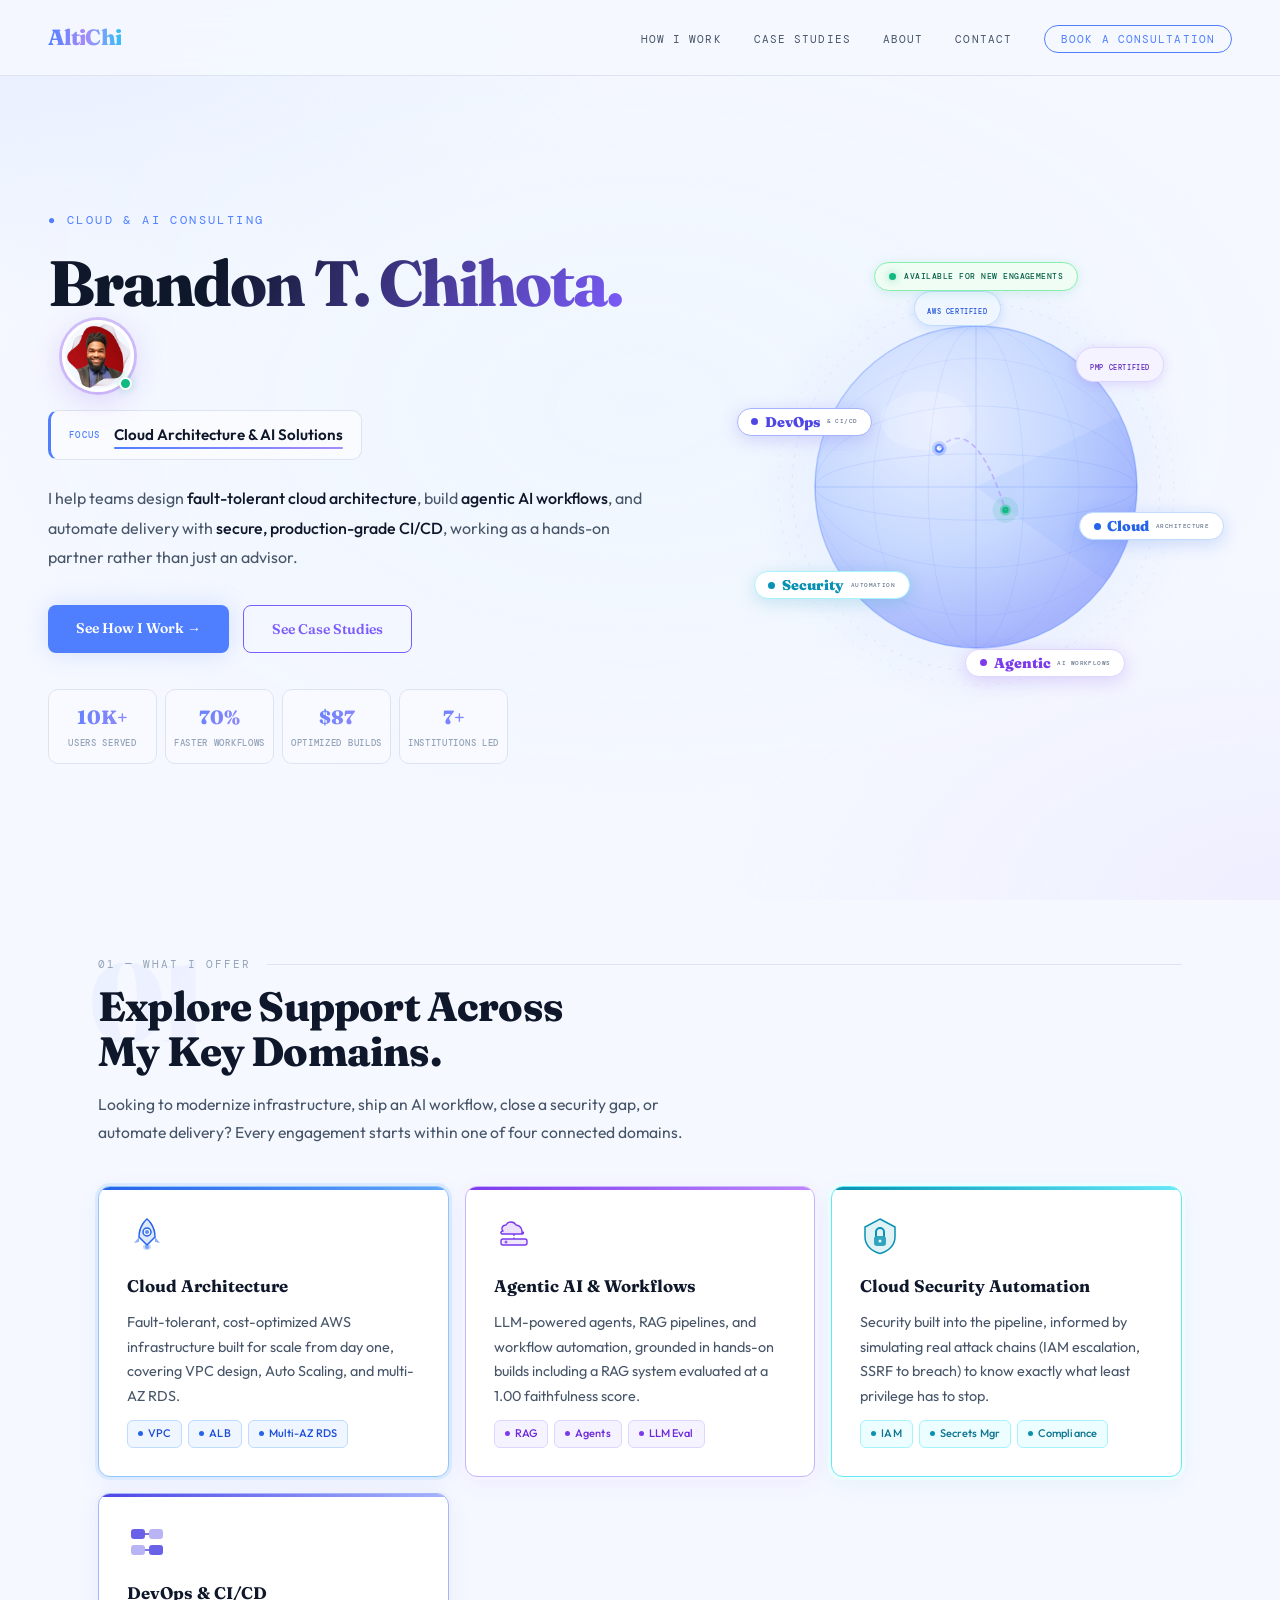
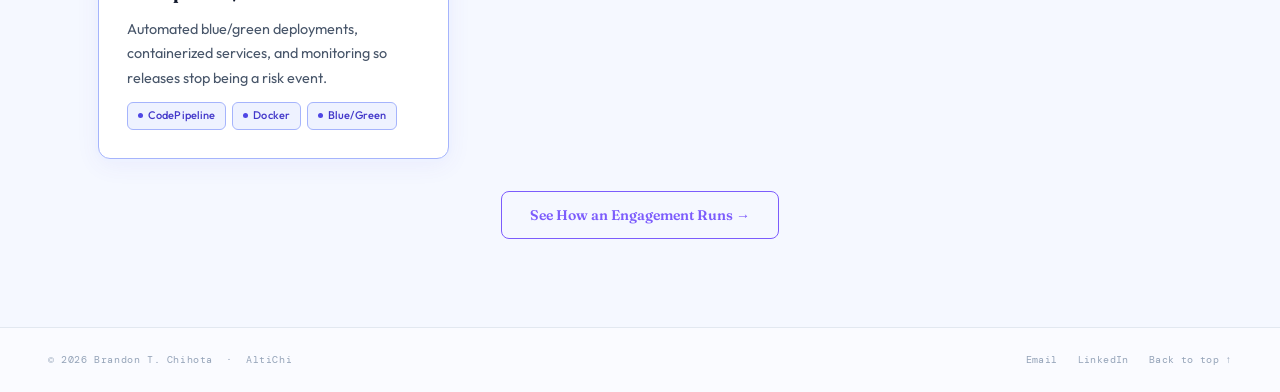
<file: index.html>
<!DOCTYPE html>
<html lang="en">
<head>
  <meta charset="UTF-8" />
  <meta name="viewport" content="width=device-width, initial-scale=1.0"/>
  <title>AltiChi — Brandon T. Chihota | Cloud, AI & DevOps Consulting</title>

  <!-- ── SEO ── -->
  <meta name="description" content="Brandon T. Chihota is a Cloud Architecture, Agentic AI, Cloud Security Automation, and DevOps consultant based in Toronto. PMP, SAFe Agilist, and AWS certified, with real-world case studies across enterprise SaaS, regulated industries, and applied AI."/>
  <meta name="keywords" content="Brandon Chihota, Cloud Consultant, AI Consultant, AWS Consultant, DevOps Consultant, Cloud Security, Agentic AI, Toronto, AltiChi, Enterprise Cloud Architecture"/>
  <meta name="author" content="Brandon T. Chihota"/>
  <meta name="robots" content="index, follow"/>
  <link rel="canonical" href="https://altichi.com/"/>

  <!-- ── OPEN GRAPH (LinkedIn, Facebook, Slack previews) ── -->
  <meta property="og:type" content="website"/>
  <meta property="og:url" content="https://altichi.com/"/>
  <meta property="og:title" content="AltiChi — Brandon T. Chihota | Cloud, AI & DevOps Consulting"/>
  <meta property="og:description" content="Cloud Architecture, Agentic AI, Cloud Security Automation, and DevOps consulting based in Toronto. PMP and AWS certified."/>
  <meta property="og:image" content="https://altichi.com/assets/headshot.png"/>
  <meta property="og:site_name" content="AltiChi"/>
  <meta property="og:locale" content="en_CA"/>

  <!-- ── TWITTER / X CARD ── -->
  <meta name="twitter:card" content="summary_large_image"/>
  <meta name="twitter:url" content="https://altichi.com/"/>
  <meta name="twitter:title" content="AltiChi — Brandon T. Chihota | Cloud, AI & DevOps Consulting"/>
  <meta name="twitter:description" content="Cloud Architecture, Agentic AI, Cloud Security Automation, and DevOps consulting based in Toronto."/>
  <meta name="twitter:image" content="https://altichi.com/assets/headshot.png"/>

  <!-- ── SCHEMA.ORG STRUCTURED DATA (Google rich results) ── -->
  <script type="application/ld+json">
  {
    "@context": "https://schema.org",
    "@type": "ProfessionalService",
    "name": "AltiChi",
    "url": "https://altichi.com",
    "founder": {
      "@type": "Person",
      "name": "Brandon T. Chihota",
      "jobTitle": "Cloud, AI & DevOps Consultant",
      "email": "brandontc.bc@gmail.com",
      "sameAs": ["https://www.linkedin.com/in/brandon-t-chihota"],
      "hasCredential": [
        { "@type": "EducationalOccupationalCredential", "name": "PMP", "credentialCategory": "certification" },
        { "@type": "EducationalOccupationalCredential", "name": "SAFe Agilist", "credentialCategory": "certification" },
        { "@type": "EducationalOccupationalCredential", "name": "AWS", "credentialCategory": "certification" }
      ]
    },
    "address": {
      "@type": "PostalAddress",
      "addressLocality": "Toronto",
      "addressRegion": "ON",
      "addressCountry": "CA"
    },
    "areaServed": "CA",
    "serviceType": ["Cloud Architecture", "Agentic AI Consulting", "Cloud Security Automation", "DevOps & CI/CD"]
  }
  </script>

  <!-- ── FAVICON ── -->
  <link rel="icon" type="image/x-icon" href="/assets/favicon.ico"/>
  <link rel="icon" href="data:image/svg+xml,<svg xmlns='http://www.w3.org/2000/svg' viewBox='0 0 100 100'><text y='.9em' font-size='90'>&#9889;</text></svg>"/>
  <link rel="apple-touch-icon" href="/assets/apple-touch-icon.png"/>

  <link rel="preconnect" href="https://fonts.googleapis.com"/>
  <link rel="preconnect" href="https://fonts.gstatic.com" crossorigin/>
  <link href="https://fonts.googleapis.com/css2?family=Fraunces:opsz,wght@9..144,300..900&family=DM+Mono:wght@300;400;500&family=Outfit:wght@300;400;500;600&display=swap" rel="stylesheet"/>
  <link rel="stylesheet" href="/assets/styles.css?v=2"/>
</head>
<body>

<div id="nav-placeholder"></div>

<main>
<div class="hero">
  <div class="hero-left">
    <div class="hero-eyebrow">● Cloud &amp; AI Consulting</div>
    <div class="hero-name"><span class="l1">Brandon T. Chihota.</span><span class="hero-photo-inline"><img src="[data-uri]" alt="Brandon T. Chihota" style="width:72px;height:72px;border-radius:50%;object-fit:cover;object-position:center top;border:3px solid white;box-shadow:0 0 0 3px #7C3AED44,0 8px 32px rgba(124,58,237,0.2);display:block;"><span class="hero-photo-dot"></span></span></div>
    <div class="hero-subtitle">
      <span class="hero-subtitle-prefix">Focus</span>
      <span class="hero-subtitle-val spec-highlight" id="spec-cycle">Cloud Architecture &amp; AI Solutions</span>
    </div>
    <p class="hero-bio">I help teams design <strong>fault-tolerant cloud architecture</strong>, build <strong>agentic AI workflows</strong>, and automate delivery with <strong>secure, production-grade CI/CD</strong>, working as a hands-on partner rather than just an advisor.</p>
    <div class="hero-btns">
      <a class="btn btn-primary" href="/services.html">See How I Work →</a>
      <a class="btn btn-ghost" href="/case-studies.html">See Case Studies</a>
    </div>
    <div class="hero-tech-grid">
      <div class="hero-tech-stat"><div class="hero-tech-val">10K+</div><div class="hero-tech-label">Users Served</div></div>
      <div class="hero-tech-stat"><div class="hero-tech-val">70%</div><div class="hero-tech-label">Faster Workflows</div></div>
      <div class="hero-tech-stat"><div class="hero-tech-val">$87</div><div class="hero-tech-label">Optimized Builds</div></div>
      <div class="hero-tech-stat"><div class="hero-tech-val">7+</div><div class="hero-tech-label">Institutions Led</div></div>
    </div>
  </div>

  <!-- REAL GLOBE + ORBIT VISUAL, copied from your actual hero-right -->
  <div class="hero-right" style="width:100%;height:100%;display:flex;align-items:center;justify-content:center;">
    <div id="globe-wrap" style="position:relative;width:100%;aspect-ratio:1/1;max-width:460px;">
      <svg viewBox="0 0 500 500" fill="none" xmlns="http://www.w3.org/2000/svg" style="position:absolute;inset:0;width:100%;height:100%;">
        <defs>
          <radialGradient id="gBall" cx="37%" cy="30%" r="72%">
            <stop offset="0%" stop-color="#E8EEFF"/><stop offset="55%" stop-color="#C7D9FF"/><stop offset="100%" stop-color="#A5B4FC"/>
          </radialGradient>
          <radialGradient id="gHalo" cx="50%" cy="50%" r="50%">
            <stop offset="0%" stop-color="#4F7FFF" stop-opacity=".16"/><stop offset="70%" stop-color="#4F7FFF" stop-opacity=".04"/><stop offset="100%" stop-color="#4F7FFF" stop-opacity="0"/>
          </radialGradient>
          <clipPath id="gClip"><circle cx="250" cy="250" r="175"/></clipPath>
        </defs>
        <circle cx="250" cy="250" r="245" fill="url(#gHalo)"/>
        <circle cx="250" cy="250" r="200" stroke="#4F7FFF" stroke-width=".7" stroke-dasharray="4 7" stroke-opacity=".18" fill="none"/>
        <circle cx="250" cy="250" r="215" stroke="#7C3AED" stroke-width=".6" stroke-dasharray="3 9" stroke-opacity=".12" fill="none"/>
        <circle cx="250" cy="250" r="175" fill="url(#gBall)" stroke="#4F7FFF" stroke-width="1.5" stroke-opacity=".35"/>
        <ellipse cx="250" cy="250" rx="175" ry="36" fill="none" stroke="#4F7FFF" stroke-width=".7" stroke-opacity=".22"/>
        <ellipse cx="250" cy="250" rx="175" ry="88" fill="none" stroke="#4F7FFF" stroke-width=".7" stroke-opacity=".18"/>
        <ellipse cx="250" cy="250" rx="175" ry="140" fill="none" stroke="#4F7FFF" stroke-width=".7" stroke-opacity=".13"/>
        <ellipse cx="250" cy="250" rx="52" ry="175" fill="none" stroke="#4F7FFF" stroke-width=".7" stroke-opacity=".18"/>
        <ellipse cx="250" cy="250" rx="112" ry="175" fill="none" stroke="#4F7FFF" stroke-width=".7" stroke-opacity=".13"/>
        <line x1="75" y1="250" x2="425" y2="250" stroke="#4F7FFF" stroke-width=".9" stroke-opacity=".28"/>
        <line x1="250" y1="75" x2="250" y2="425" stroke="#4F7FFF" stroke-width=".9" stroke-opacity=".28"/>
        <g clip-path="url(#gClip)" id="globe-sweep" style="transform-origin:250px 250px;">
          <path d="M250 250 L425 250 A175 175 0 0 0 332 95 Z" fill="#4F7FFF" fill-opacity=".07"/>
        </g>
        <circle cx="210" cy="208" r="20" fill="#4F7FFF" fill-opacity=".1" id="pin-ring"/>
        <circle cx="210" cy="208" r="8" fill="#4F7FFF" fill-opacity=".3"/>
        <circle cx="210" cy="208" r="5" fill="#4F7FFF"/>
        <circle cx="210" cy="208" r="2.5" fill="white"/>
        <circle cx="282" cy="275" r="14" fill="#10B981" fill-opacity=".12"/>
        <circle cx="282" cy="275" r="6" fill="#10B981" fill-opacity=".4"/>
        <circle cx="282" cy="275" r="3.5" fill="#10B981"/>
        <path d="M210 208 Q248 168 282 275" stroke="#A78BFA" stroke-width="1.8" stroke-dasharray="6 4" fill="none" opacity=".55"/>
        <ellipse cx="196" cy="178" rx="50" ry="32" fill="white" opacity=".16"/>
      </svg>

      <div style="position:absolute;top:1%;left:50%;transform:translateX(-50%);display:inline-flex;align-items:center;gap:8px;padding:7px 14px;background:#F0FDF4;border:1px solid #86EFAC;border-radius:999px;white-space:nowrap;z-index:10;box-shadow:0 2px 12px rgba(16,185,129,.15);">
        <div style="width:7px;height:7px;border-radius:50%;background:#10B981;box-shadow:0 0 8px #10B98188;"></div>
        <span style="font-family:var(--font-mono);font-size:clamp(8px,.6vw,10px);font-weight:500;color:#065F46;letter-spacing:.06em;text-transform:uppercase;">Available for New Engagements</span>
      </div>
      <div class="orb-pill" data-speed="0.38" data-offset="0" data-radius-factor="0.39" style="background:white;border:1.5px solid #BFDBFE;border-radius:100px;padding:.4em .9em;box-shadow:0 4px 18px rgba(37,99,235,.2);white-space:nowrap;display:flex;align-items:center;gap:.45em;position:absolute;pointer-events:none;">
        <div style="width:7px;height:7px;background:#2563EB;border-radius:50%;flex-shrink:0;"></div>
        <span style="font-family:var(--font-display);font-size:clamp(.72rem,1.1vw,1rem);font-weight:900;color:#2563EB;line-height:1;">Cloud</span>
        <span style="font-family:var(--font-mono);font-size:clamp(6px,.5vw,9px);color:#64748B;font-weight:500;text-transform:uppercase;letter-spacing:.07em;">Architecture</span>
      </div>
      <div class="orb-pill" data-speed="0.26" data-offset="60" data-radius-factor="0.41" style="background:white;border:1.5px solid #DDD6FE;border-radius:100px;padding:.4em .9em;box-shadow:0 4px 18px rgba(124,58,237,.2);white-space:nowrap;display:flex;align-items:center;gap:.45em;position:absolute;pointer-events:none;">
        <div style="width:7px;height:7px;background:#7C3AED;border-radius:50%;flex-shrink:0;"></div>
        <span style="font-family:var(--font-display);font-size:clamp(.72rem,1.1vw,1rem);font-weight:900;color:#7C3AED;line-height:1;">Agentic</span>
        <span style="font-family:var(--font-mono);font-size:clamp(6px,.5vw,9px);color:#64748B;font-weight:500;text-transform:uppercase;letter-spacing:.07em;">AI Workflows</span>
      </div>
      <div class="orb-pill" data-speed="0.48" data-offset="130" data-radius-factor="0.38" style="background:white;border:1.5px solid #A5F3FC;border-radius:100px;padding:.4em .9em;box-shadow:0 4px 18px rgba(8,145,178,.2);white-space:nowrap;display:flex;align-items:center;gap:.45em;position:absolute;pointer-events:none;">
        <div style="width:7px;height:7px;background:#0891B2;border-radius:50%;flex-shrink:0;"></div>
        <span style="font-family:var(--font-display);font-size:clamp(.72rem,1.1vw,1rem);font-weight:900;color:#0891B2;line-height:1;">Security</span>
        <span style="font-family:var(--font-mono);font-size:clamp(6px,.5vw,9px);color:#64748B;font-weight:500;text-transform:uppercase;letter-spacing:.07em;">Automation</span>
      </div>
      <div class="orb-pill" data-speed="0.33" data-offset="190" data-radius-factor="0.4" style="background:white;border:1.5px solid #A5B4FC;border-radius:100px;padding:.4em .9em;box-shadow:0 4px 18px rgba(79,70,229,.2);white-space:nowrap;display:flex;align-items:center;gap:.45em;position:absolute;pointer-events:none;">
        <div style="width:7px;height:7px;background:#4F46E5;border-radius:50%;flex-shrink:0;"></div>
        <span style="font-family:var(--font-display);font-size:clamp(.72rem,1.1vw,1rem);font-weight:900;color:#4F46E5;line-height:1;">DevOps</span>
        <span style="font-family:var(--font-mono);font-size:clamp(6px,.5vw,9px);color:#64748B;font-weight:500;text-transform:uppercase;letter-spacing:.07em;">&amp; CI/CD</span>
      </div>
      <div class="orb-pill" data-speed="0.42" data-offset="250" data-radius-factor="0.39" style="background:#EFF6FF;border:1.5px solid #BFDBFE;border-radius:100px;padding:.32em .85em;box-shadow:0 2px 12px rgba(37,99,235,.16);white-space:nowrap;position:absolute;pointer-events:none;">
        <span style="font-family:var(--font-mono);font-size:clamp(7px,.58vw,10px);font-weight:500;color:#1D4ED8;letter-spacing:.08em;">AWS CERTIFIED</span>
      </div>
      <div class="orb-pill" data-speed="0.29" data-offset="310" data-radius-factor="0.41" style="background:#F5F3FF;border:1.5px solid #DDD6FE;border-radius:100px;padding:.32em .85em;box-shadow:0 2px 12px rgba(124,58,237,.16);white-space:nowrap;position:absolute;pointer-events:none;">
        <span style="font-family:var(--font-mono);font-size:clamp(7px,.58vw,10px);font-weight:500;color:#5B21B6;letter-spacing:.08em;">PMP CERTIFIED</span>
      </div>
    </div>
  </div>
</div>

<div class="content-section">
  <div class="section-header">
    <div class="section-stamp">01</div>
    <div class="section-label">01 — What I Offer</div>
    <h2 class="section-heading">Explore Support Across<br>My Key Domains.</h2>
    <p style="color:var(--text-secondary); font-size:.98rem; max-width:60ch; margin-top:16px; line-height:1.8;">Looking to modernize infrastructure, ship an AI workflow, close a security gap, or automate delivery? Every engagement starts within one of four connected domains.</p>
  </div>
  <div class="skills-grid">
    <div class="skill-card blue">
      <svg class="skill-icon" width="40" height="40" viewBox="0 0 40 40" fill="none"><path d="M20 4 C20 4 28 10 28 22 L20 30 L12 22 C12 10 20 4 20 4Z" fill="#2563EB" fill-opacity="0.15" stroke="#2563EB" stroke-width="1.5"/><circle cx="20" cy="17" r="4" stroke="#2563EB" stroke-width="1.5" fill="white" fill-opacity="0.5"/><circle cx="20" cy="17" r="2" fill="#2563EB" opacity="0.7"/><path d="M12 22 L7 28 L12 27Z" fill="#2563EB" opacity="0.5"/><path d="M28 22 L33 28 L28 27Z" fill="#2563EB" opacity="0.5"/><ellipse cx="20" cy="32" rx="4" ry="3" fill="#2563EB" opacity="0.25"/><ellipse cx="20" cy="32" rx="2" ry="2" fill="#3B82F6" opacity="0.6"/></svg>
      <div class="skill-title">Cloud Architecture</div>
      <div class="skill-desc">Fault-tolerant, cost-optimized AWS infrastructure built for scale from day one, covering VPC design, Auto Scaling, and multi-AZ RDS.</div>
      <div class="skill-tags"><span class="tag tag-blue">VPC</span><span class="tag tag-blue">ALB</span><span class="tag tag-blue">Multi-AZ RDS</span></div>
    </div>
    <div class="skill-card violet">
      <svg class="skill-icon" width="40" height="40" viewBox="0 0 40 40" fill="none"><path d="M28 18 C28 18 29 11 22 10 C20 6 14 6 12 10 C8 10 7 14 9 16 C7 16 6 18 8 19 L28 19 C30 19 30 16 28 18Z" fill="#7C3AED" fill-opacity="0.15" stroke="#7C3AED" stroke-width="1.4" stroke-linejoin="round"/><line x1="20" y1="19" x2="20" y2="24" stroke="#7C3AED" stroke-width="1.3" stroke-dasharray="2 1.5"/><rect x="7" y="24" width="26" height="6" rx="2" fill="#7C3AED" fill-opacity="0.12" stroke="#7C3AED" stroke-width="1.4"/><circle cx="12" cy="27" r="1.5" fill="#7C3AED" opacity="0.8"/></svg>
      <div class="skill-title">Agentic AI &amp; Workflows</div>
      <div class="skill-desc">LLM-powered agents, RAG pipelines, and workflow automation, grounded in hands-on builds including a RAG system evaluated at a 1.00 faithfulness score.</div>
      <div class="skill-tags"><span class="tag tag-violet">RAG</span><span class="tag tag-violet">Agents</span><span class="tag tag-violet">LLM Eval</span></div>
    </div>
    <div class="skill-card cyan">
      <svg class="skill-icon" width="40" height="40" viewBox="0 0 40 40" fill="none"><path d="M20 4 L35 12 V22 C35 30 28.5 36.5 20 38.5 C11.5 36.5 5 30 5 22 V12 Z" fill="#0891B2" fill-opacity="0.12" stroke="#0891B2" stroke-width="1.5"/><rect x="14" y="21" width="12" height="10" rx="3" fill="#0891B2" opacity="0.8"/><path d="M16 21 V17 A4 4 0 0 1 24 17 V21" stroke="#0891B2" stroke-width="2" fill="none" stroke-linecap="round"/><circle cx="20" cy="26" r="1.5" fill="white" opacity="0.9"/></svg>
      <div class="skill-title">Cloud Security Automation</div>
      <div class="skill-desc">Security built into the pipeline, informed by simulating real attack chains (IAM escalation, SSRF to breach) to know exactly what least privilege has to stop.</div>
      <div class="skill-tags"><span class="tag tag-cyan">IAM</span><span class="tag tag-cyan">Secrets Mgr</span><span class="tag tag-cyan">Compliance</span></div>
    </div>
    <div class="skill-card indigo">
      <svg class="skill-icon" width="40" height="40" viewBox="0 0 40 40" fill="none"><rect x="4" y="7" width="14" height="10" rx="3" fill="#4F46E5" opacity="0.85"/><rect x="22" y="7" width="14" height="10" rx="3" fill="#4F46E5" opacity="0.4"/><rect x="4" y="23" width="14" height="10" rx="3" fill="#4F46E5" opacity="0.4"/><rect x="22" y="23" width="14" height="10" rx="3" fill="#4F46E5" opacity="0.85"/><line x1="18" y1="12" x2="22" y2="12" stroke="#4F46E5" stroke-width="1.5"/><line x1="18" y1="28" x2="22" y2="28" stroke="#4F46E5" stroke-width="1.5"/></svg>
      <div class="skill-title">DevOps &amp; CI/CD</div>
      <div class="skill-desc">Automated blue/green deployments, containerized services, and monitoring so releases stop being a risk event.</div>
      <div class="skill-tags"><span class="tag tag-indigo">CodePipeline</span><span class="tag tag-indigo">Docker</span><span class="tag tag-indigo">Blue/Green</span></div>
    </div>
  </div>
  <div style="text-align:center; margin-top:32px;">
    <a class="btn btn-ghost" href="/services.html">See How an Engagement Runs →</a>
  </div>
</div>


</main>

<div id="footer-placeholder"></div>

<div id="ac-modal-overlay" onclick="acCloseModal()" style="display:none;position:fixed;inset:0;background:rgba(15,23,42,0.55);backdrop-filter:blur(6px);z-index:99999;align-items:center;justify-content:center;padding:24px;">
  <div id="ac-modal-box" onclick="event.stopPropagation()" style="background:#fff;border-radius:16px;padding:32px 28px 28px;max-width:440px;width:100%;box-shadow:0 24px 64px rgba(0,0,0,0.18);position:relative;max-height:82vh;overflow-y:auto;">
    <button onclick="acCloseModal()" style="position:absolute;top:14px;right:14px;width:32px;height:32px;border-radius:50%;background:#F1F5F9;border:none;font-size:16px;cursor:pointer;color:#64748B;display:flex;align-items:center;justify-content:center;" onmouseover="this.style.background='#E2E8F0'" onmouseout="this.style.background='#F1F5F9'">&#x2715;</button>
    <div id="ac-modal-content"></div>
  </div>
</div>

<script src="/assets/main.js?v=2"></script>
</body>
</html>
</file>
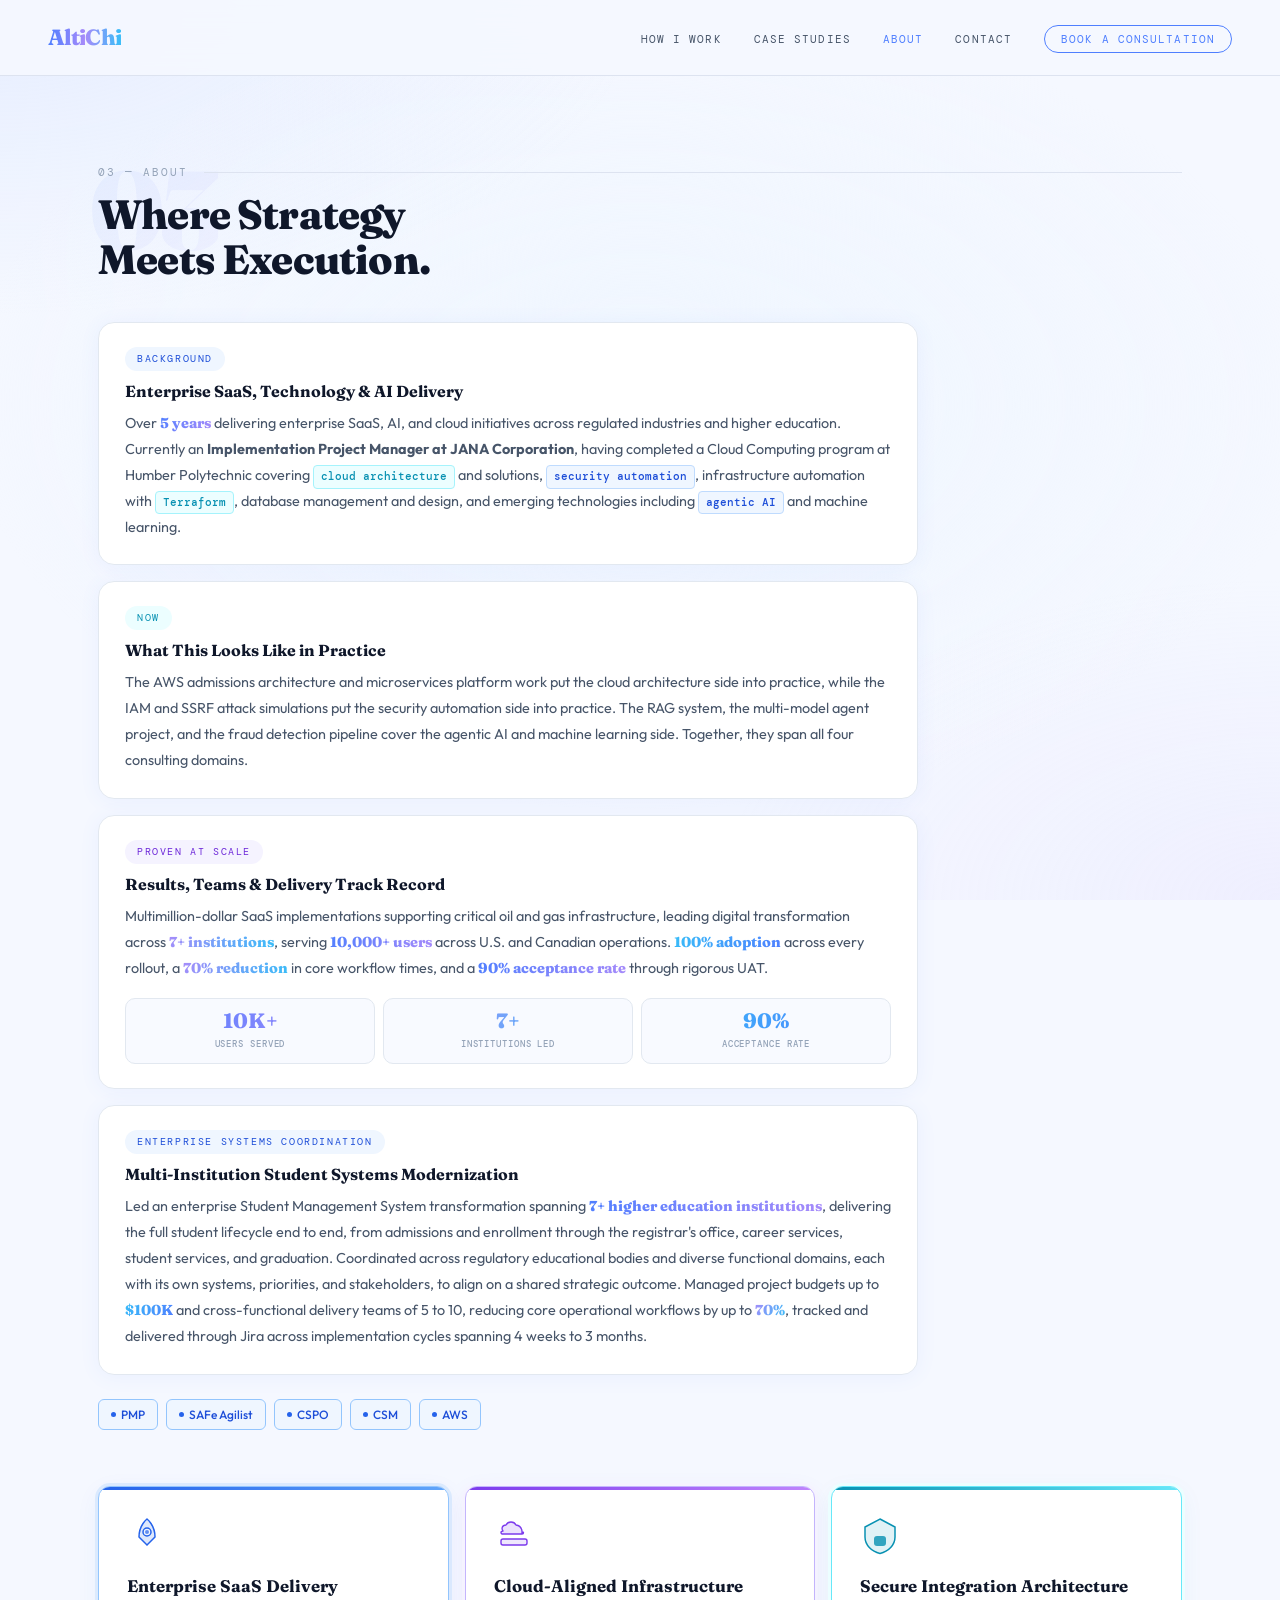
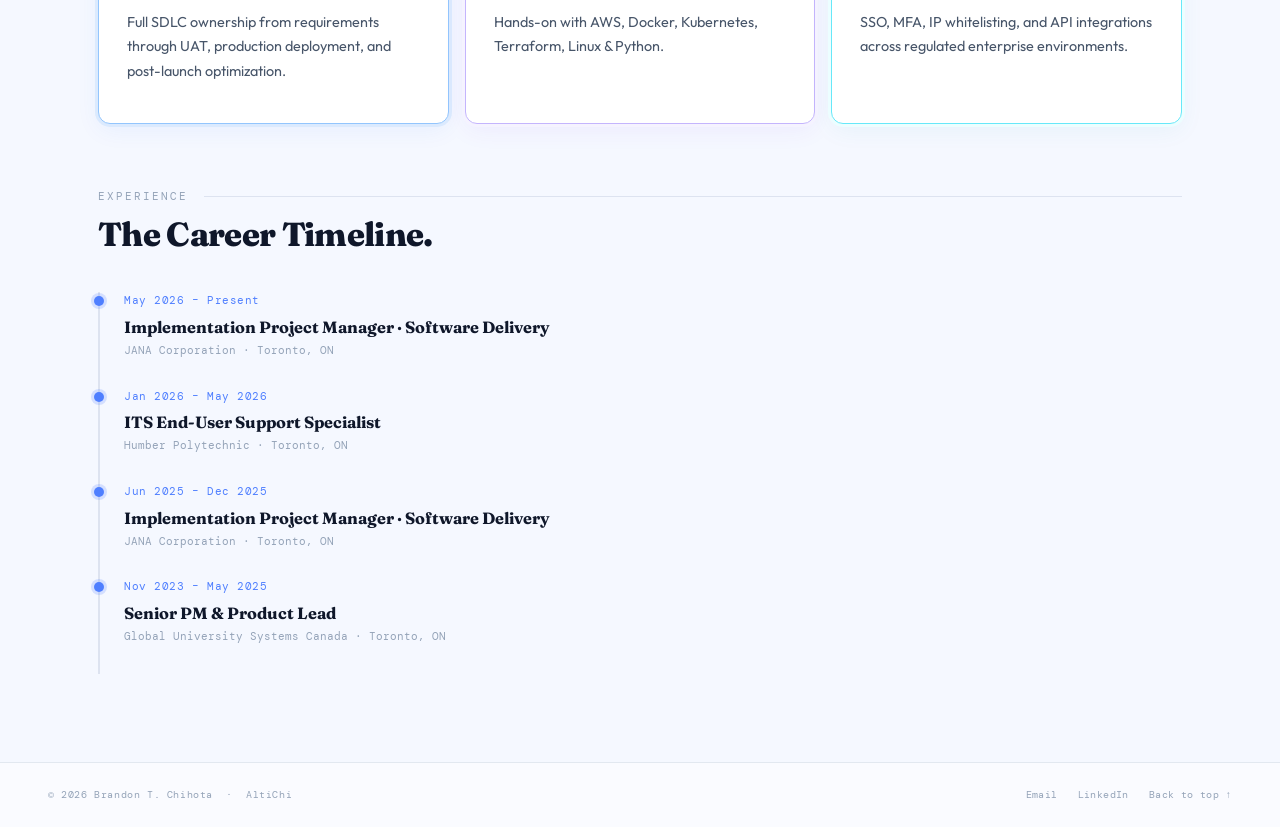
<file: about.html>
<!DOCTYPE html>
<html lang="en">
<head>
  <meta charset="UTF-8" />
  <meta name="viewport" content="width=device-width, initial-scale=1.0"/>
  <title>About — AltiChi | Brandon T. Chihota</title>
  <meta name="description" content="Brandon T. Chihota is a Cloud Architecture, Agentic AI, and DevOps consultant based in Toronto. PMP, SAFe Agilist, and AWS certified."/>
  <meta name="author" content="Brandon T. Chihota"/>
  <meta name="robots" content="index, follow"/>
  <link rel="canonical" href="https://altichi.com/about.html"/>
  <meta property="og:type" content="website"/>
  <meta property="og:url" content="https://altichi.com/about.html"/>
  <meta property="og:title" content="About — AltiChi | Brandon T. Chihota"/>
  <meta property="og:description" content="Brandon T. Chihota is a Cloud Architecture, Agentic AI, and DevOps consultant based in Toronto. PMP, SAFe Agilist, and AWS certified."/>
  <meta property="og:image" content="https://altichi.com/assets/headshot.png"/>
  <meta property="og:site_name" content="AltiChi"/>
  <meta property="og:locale" content="en_CA"/>
  <meta name="twitter:card" content="summary_large_image"/>
  <meta name="twitter:url" content="https://altichi.com/about.html"/>
  <meta name="twitter:title" content="About — AltiChi | Brandon T. Chihota"/>
  <meta name="twitter:description" content="Brandon T. Chihota is a Cloud Architecture, Agentic AI, and DevOps consultant based in Toronto. PMP, SAFe Agilist, and AWS certified."/>
  <meta name="twitter:image" content="https://altichi.com/assets/headshot.png"/>
  <link rel="icon" type="image/x-icon" href="/assets/favicon.ico"/>
  <link rel="icon" href="data:image/svg+xml,<svg xmlns='http://www.w3.org/2000/svg' viewBox='0 0 100 100'><text y='.9em' font-size='90'>&#9889;</text></svg>"/>
  <link rel="apple-touch-icon" href="/assets/apple-touch-icon.png"/>
  <link rel="preconnect" href="https://fonts.googleapis.com"/>
  <link rel="preconnect" href="https://fonts.gstatic.com" crossorigin/>
  <link href="https://fonts.googleapis.com/css2?family=Fraunces:opsz,wght@9..144,300..900&family=DM+Mono:wght@300;400;500&family=Outfit:wght@300;400;500;600&display=swap" rel="stylesheet"/>
  <link rel="stylesheet" href="/assets/styles.css?v=2"/>
</head>
<body>

<div id="nav-placeholder"></div>

<main>
  <div class="content-section">
    <div class="section-header">
      <div class="section-stamp">03</div>
      <div class="section-label">03 — About</div>
      <h2 class="section-heading">Where Strategy<br>Meets Execution.</h2>
    </div>
    <div class="hero-bio-card" style="max-width:820px;">
      <div class="bio-blog-card">
        <span class="bio-blog-cat" style="background:#EFF6FF;color:#1D4ED8;">Background</span>
        <div class="bio-blog-title">Enterprise SaaS, Technology &amp; AI Delivery</div>
        <div class="bio-blog-body">
          <p>Over <span class="bio-stat">5 years</span> delivering enterprise SaaS, AI, and cloud initiatives across regulated industries and higher education. Currently an <strong>Implementation Project Manager at JANA Corporation</strong>, having completed a Cloud Computing program at Humber Polytechnic covering <span class="bio-tech bio-tech-blue">cloud architecture</span> and solutions, <span class="bio-tech">security automation</span>, infrastructure automation with <span class="bio-tech bio-tech-blue">Terraform</span>, database management and design, and emerging technologies including <span class="bio-tech">agentic AI</span> and machine learning.</p>
        </div>
      </div>
      <div class="bio-blog-card">
        <span class="bio-blog-cat" style="background:#ECFEFF;color:#0891B2;">Now</span>
        <div class="bio-blog-title">What This Looks Like in Practice</div>
        <div class="bio-blog-body">
          <p>The AWS admissions architecture and microservices platform work put the cloud architecture side into practice, while the IAM and SSRF attack simulations put the security automation side into practice. The RAG system, the multi-model agent project, and the fraud detection pipeline cover the agentic AI and machine learning side. Together, they span all four consulting domains.</p>
        </div>
      </div>
      <div class="bio-blog-card">
        <span class="bio-blog-cat" style="background:#F5F3FF;color:#6D28D9;">Proven at Scale</span>
        <div class="bio-blog-title">Results, Teams &amp; Delivery Track Record</div>
        <div class="bio-blog-body">
          <p>Multimillion-dollar SaaS implementations supporting critical oil and gas infrastructure, leading digital transformation across <span class="bio-stat-violet">7+ institutions</span>, serving <span class="bio-stat">10,000+ users</span> across U.S. and Canadian operations. <span class="bio-stat-cyan">100% adoption</span> across every rollout, a <span class="bio-stat-violet">70% reduction</span> in core workflow times, and a <span class="bio-stat">90% acceptance rate</span> through rigorous UAT.</p>
        </div>
        <div class="bio-tech-grid">
          <div class="bio-tech-stat"><div class="bio-tech-stat-val" style="background:linear-gradient(120deg,var(--primary),var(--accent-soft));-webkit-background-clip:text;-webkit-text-fill-color:transparent;background-clip:text;">10K+</div><div class="bio-tech-stat-label">Users Served</div></div>
          <div class="bio-tech-stat"><div class="bio-tech-stat-val" style="background:linear-gradient(120deg,var(--accent-soft),var(--highlight));-webkit-background-clip:text;-webkit-text-fill-color:transparent;background-clip:text;">7+</div><div class="bio-tech-stat-label">Institutions Led</div></div>
          <div class="bio-tech-stat"><div class="bio-tech-stat-val" style="background:linear-gradient(120deg,var(--highlight),var(--primary));-webkit-background-clip:text;-webkit-text-fill-color:transparent;background-clip:text;">90%</div><div class="bio-tech-stat-label">Acceptance Rate</div></div>
        </div>
      </div>
      <div class="bio-blog-card">
        <span class="bio-blog-cat" style="background:#EFF6FF;color:#1D4ED8;">Enterprise Systems Coordination</span>
        <div class="bio-blog-title">Multi-Institution Student Systems Modernization</div>
        <div class="bio-blog-body">
          <p>Led an enterprise Student Management System transformation spanning <span class="bio-stat">7+ higher education institutions</span>, delivering the full student lifecycle end to end, from admissions and enrollment through the registrar's office, career services, student services, and graduation. Coordinated across regulatory educational bodies and diverse functional domains, each with its own systems, priorities, and stakeholders, to align on a shared strategic outcome. Managed project budgets up to <span class="bio-stat-cyan">$100K</span> and cross-functional delivery teams of 5 to 10, reducing core operational workflows by up to <span class="bio-stat-violet">70%</span>, tracked and delivered through Jira across implementation cycles spanning 4 weeks to 3 months.</p>
        </div>
      </div>
      <div class="cert-row" style="margin-top:8px;">
        <span class="cert-badge">PMP</span><span class="cert-badge">SAFe Agilist</span><span class="cert-badge">CSPO</span><span class="cert-badge">CSM</span><span class="cert-badge">AWS</span>
      </div>
    </div>

    <div class="skills-grid" style="margin-top:48px;">
      <div class="skill-card blue">
        <svg class="skill-icon" width="40" height="40" viewBox="0 0 40 40" fill="none"><path d="M20 4 C20 4 28 10 28 22 L20 30 L12 22 C12 10 20 4 20 4Z" fill="#2563EB" fill-opacity="0.15" stroke="#2563EB" stroke-width="1.5"/><circle cx="20" cy="17" r="4" stroke="#2563EB" stroke-width="1.5" fill="white" fill-opacity="0.5"/><circle cx="20" cy="17" r="2" fill="#2563EB" opacity="0.7"/></svg>
        <div class="skill-title">Enterprise SaaS Delivery</div>
        <div class="skill-desc">Full SDLC ownership from requirements through UAT, production deployment, and post-launch optimization.</div>
      </div>
      <div class="skill-card violet">
        <svg class="skill-icon" width="40" height="40" viewBox="0 0 40 40" fill="none"><path d="M28 18 C28 18 29 11 22 10 C20 6 14 6 12 10 C8 10 7 14 9 16 C7 16 6 18 8 19 L28 19 C30 19 30 16 28 18Z" fill="#7C3AED" fill-opacity="0.15" stroke="#7C3AED" stroke-width="1.4" stroke-linejoin="round"/><rect x="7" y="24" width="26" height="6" rx="2" fill="#7C3AED" fill-opacity="0.12" stroke="#7C3AED" stroke-width="1.4"/></svg>
        <div class="skill-title">Cloud-Aligned Infrastructure</div>
        <div class="skill-desc">Hands-on with AWS, Docker, Kubernetes, Terraform, Linux &amp; Python.</div>
      </div>
      <div class="skill-card cyan">
        <svg class="skill-icon" width="40" height="40" viewBox="0 0 40 40" fill="none"><path d="M20 4 L35 12 V22 C35 30 28.5 36.5 20 38.5 C11.5 36.5 5 30 5 22 V12 Z" fill="#0891B2" fill-opacity="0.12" stroke="#0891B2" stroke-width="1.5"/><rect x="14" y="21" width="12" height="10" rx="3" fill="#0891B2" opacity="0.8"/></svg>
        <div class="skill-title">Secure Integration Architecture</div>
        <div class="skill-desc">SSO, MFA, IP whitelisting, and API integrations across regulated enterprise environments.</div>
      </div>
    </div>
    <div class="section-header" style="margin-top:64px;">
      <div class="section-label">Experience</div>
      <h2 class="section-heading" style="font-size:clamp(1.6rem,2.6vw,2.2rem);">The Career Timeline.</h2>
    </div>
    <div class="timeline-mini">
      <div class="tl-item">
        <div class="tl-date">May 2026 – Present</div>
        <div class="tl-role">Implementation Project Manager · Software Delivery</div>
        <div class="tl-org">JANA Corporation · Toronto, ON</div>
      </div>
      <div class="tl-item">
        <div class="tl-date">Jan 2026 – May 2026</div>
        <div class="tl-role">ITS End-User Support Specialist</div>
        <div class="tl-org">Humber Polytechnic · Toronto, ON</div>
      </div>
      <div class="tl-item">
        <div class="tl-date">Jun 2025 – Dec 2025</div>
        <div class="tl-role">Implementation Project Manager · Software Delivery</div>
        <div class="tl-org">JANA Corporation · Toronto, ON</div>
      </div>
      <div class="tl-item">
        <div class="tl-date">Nov 2023 – May 2025</div>
        <div class="tl-role">Senior PM &amp; Product Lead</div>
        <div class="tl-org">Global University Systems Canada · Toronto, ON</div>
      </div>
    </div>
  </div>

</main>

<div id="footer-placeholder"></div>

<div id="ac-modal-overlay" onclick="acCloseModal()" style="display:none;position:fixed;inset:0;background:rgba(15,23,42,0.55);backdrop-filter:blur(6px);z-index:99999;align-items:center;justify-content:center;padding:24px;">
  <div id="ac-modal-box" onclick="event.stopPropagation()" style="background:#fff;border-radius:16px;padding:32px 28px 28px;max-width:440px;width:100%;box-shadow:0 24px 64px rgba(0,0,0,0.18);position:relative;max-height:82vh;overflow-y:auto;">
    <button onclick="acCloseModal()" style="position:absolute;top:14px;right:14px;width:32px;height:32px;border-radius:50%;background:#F1F5F9;border:none;font-size:16px;cursor:pointer;color:#64748B;display:flex;align-items:center;justify-content:center;" onmouseover="this.style.background='#E2E8F0'" onmouseout="this.style.background='#F1F5F9'">&#x2715;</button>
    <div id="ac-modal-content"></div>
  </div>
</div>

<script src="/assets/main.js?v=2"></script>
</body>
</html>
</file>
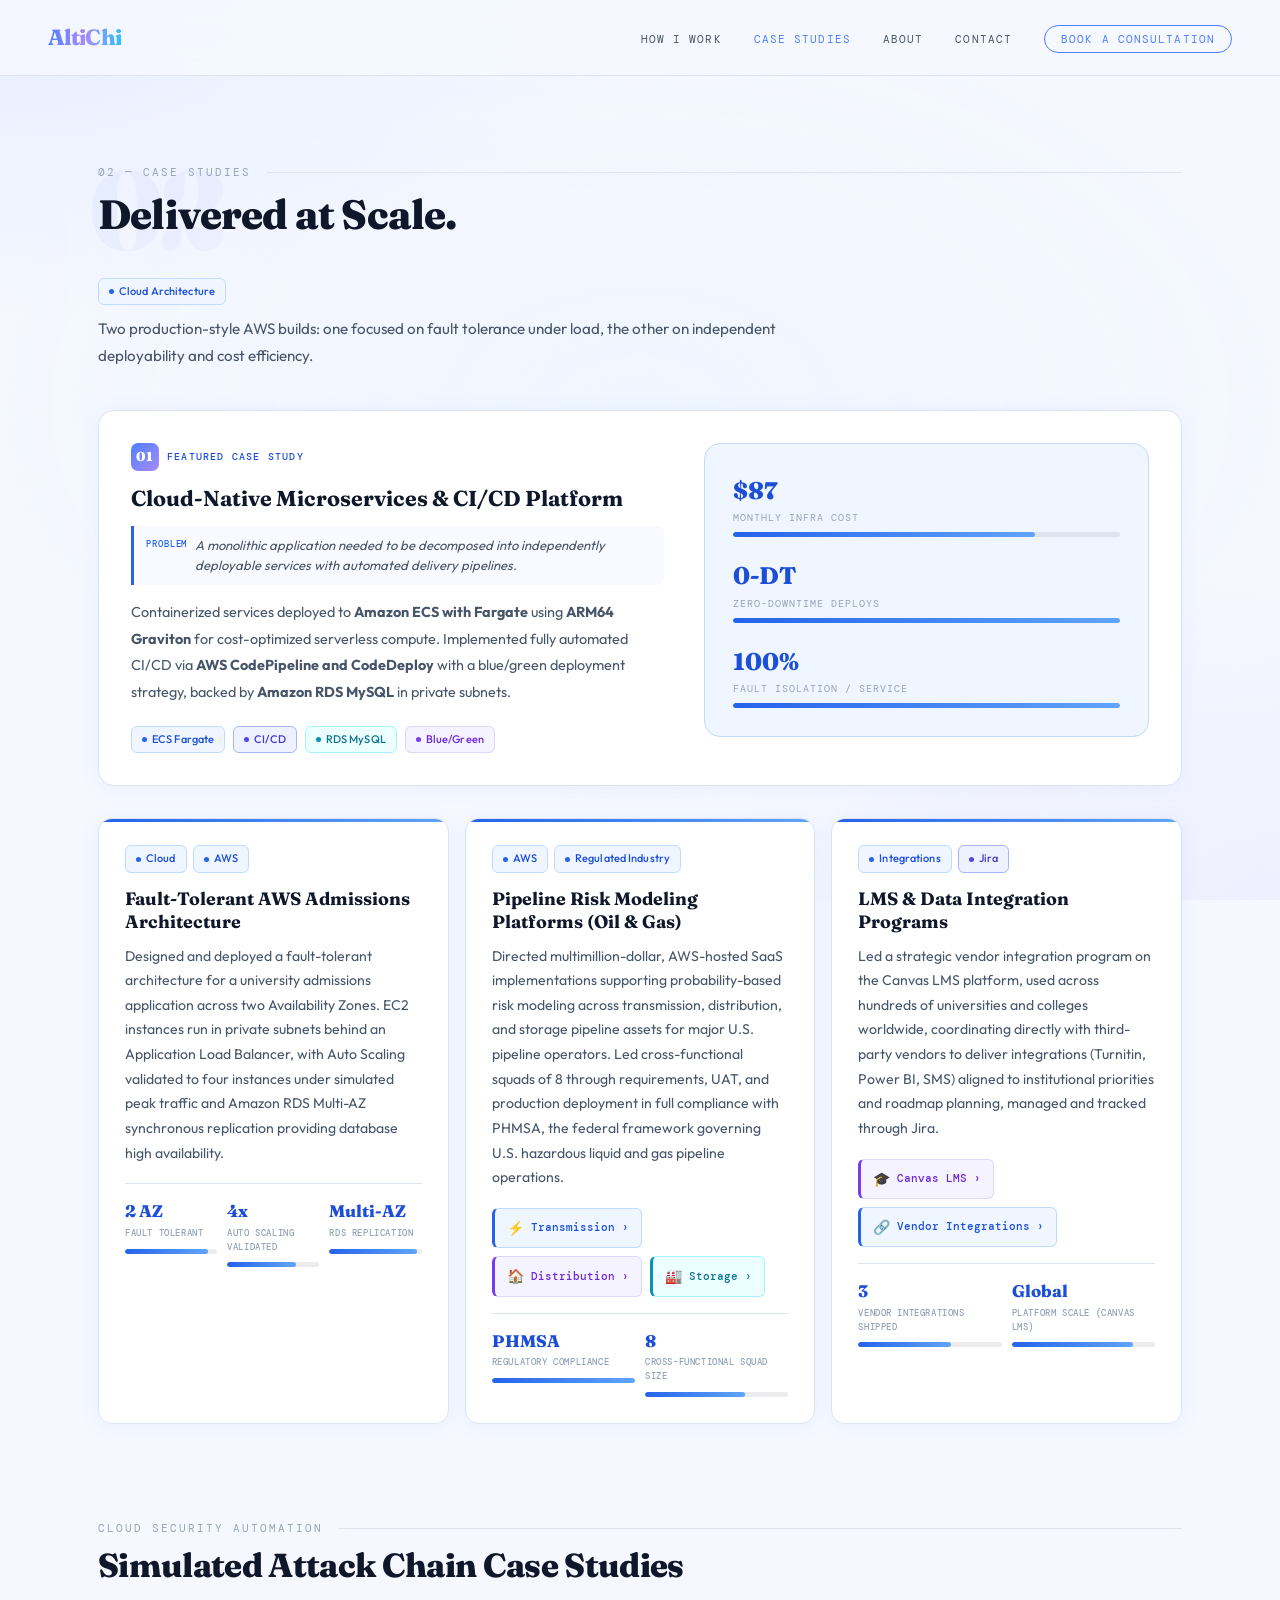
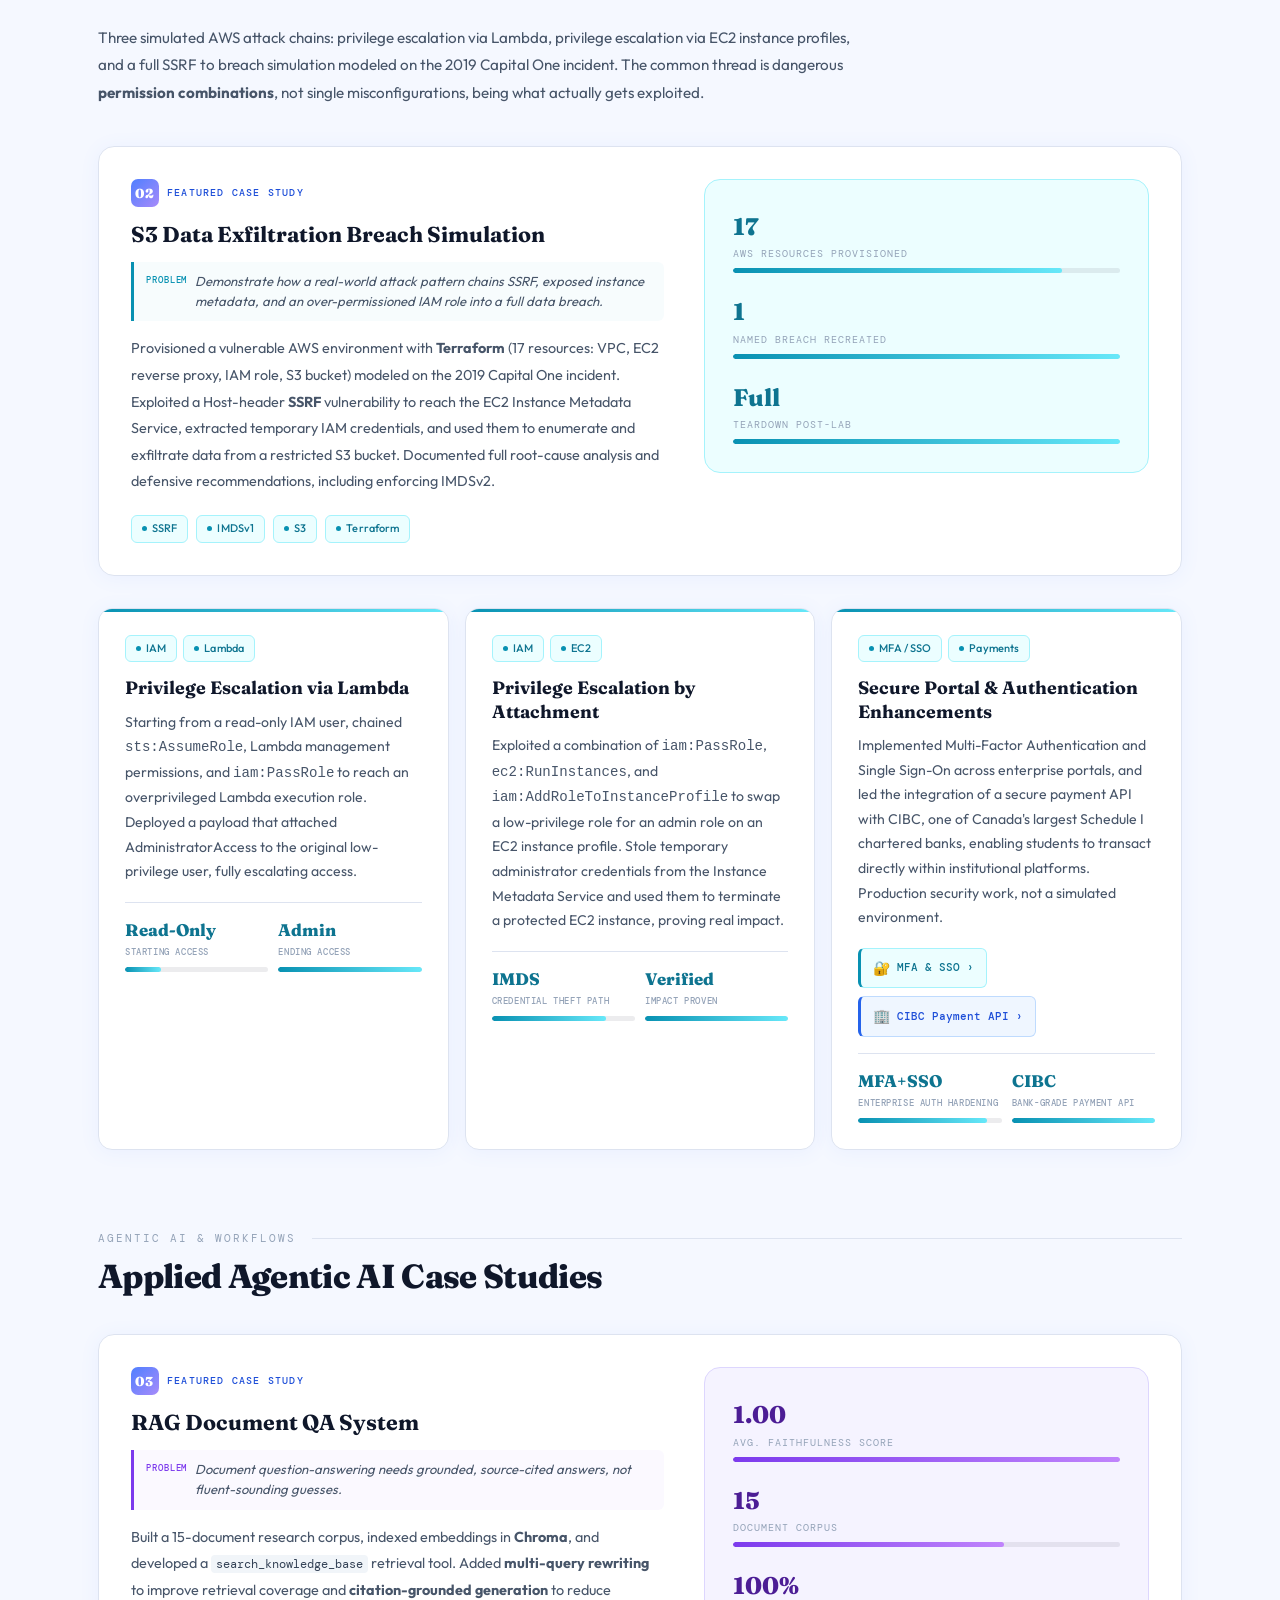
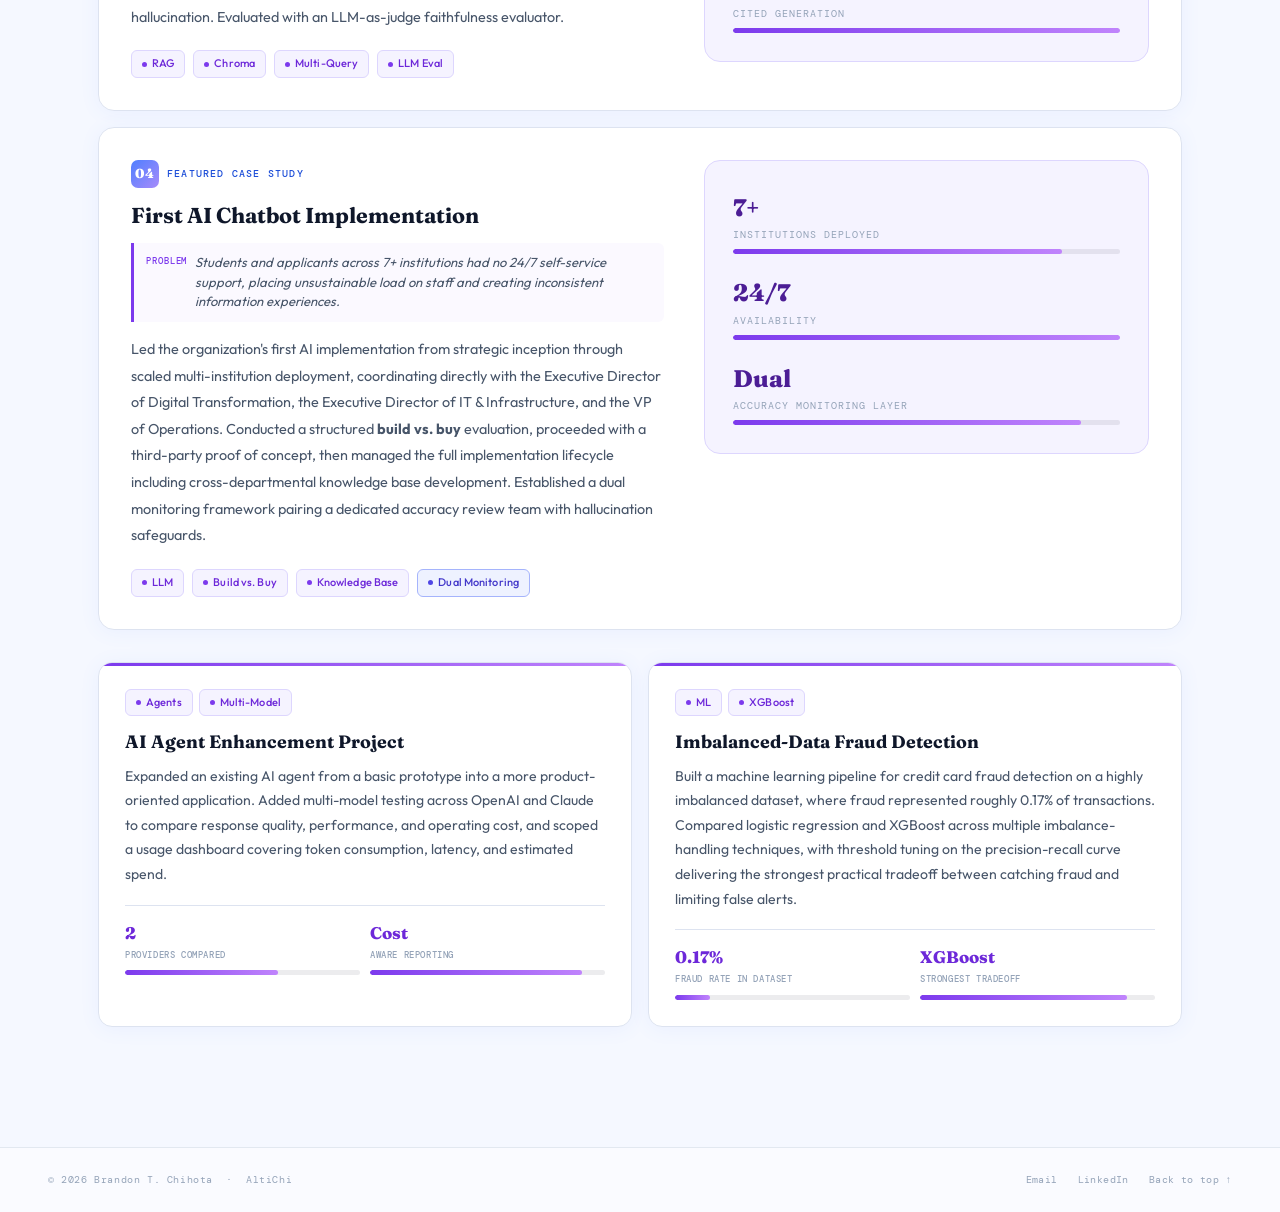
<file: case-studies.html>
<!DOCTYPE html>
<html lang="en">
<head>
  <meta charset="UTF-8" />
  <meta name="viewport" content="width=device-width, initial-scale=1.0"/>
  <title>Case Studies — AltiChi | Brandon T. Chihota</title>
  <meta name="description" content="Real case studies across Cloud Architecture, Cloud Security Automation, and Agentic AI, including AWS admissions architecture, IAM privilege escalation labs, and a RAG document QA system with a 1.00 faithfulness score."/>
  <meta name="author" content="Brandon T. Chihota"/>
  <meta name="robots" content="index, follow"/>
  <link rel="canonical" href="https://altichi.com/case-studies.html"/>
  <meta property="og:type" content="website"/>
  <meta property="og:url" content="https://altichi.com/case-studies.html"/>
  <meta property="og:title" content="Case Studies — AltiChi | Brandon T. Chihota"/>
  <meta property="og:description" content="Real case studies across Cloud Architecture, Cloud Security Automation, and Agentic AI, including AWS admissions architecture, IAM privilege escalation labs, and a RAG document QA system with a 1.00 faithfulness score."/>
  <meta property="og:image" content="https://altichi.com/assets/headshot.png"/>
  <meta property="og:site_name" content="AltiChi"/>
  <meta property="og:locale" content="en_CA"/>
  <meta name="twitter:card" content="summary_large_image"/>
  <meta name="twitter:url" content="https://altichi.com/case-studies.html"/>
  <meta name="twitter:title" content="Case Studies — AltiChi | Brandon T. Chihota"/>
  <meta name="twitter:description" content="Real case studies across Cloud Architecture, Cloud Security Automation, and Agentic AI, including AWS admissions architecture, IAM privilege escalation labs, and a RAG document QA system with a 1.00 faithfulness score."/>
  <meta name="twitter:image" content="https://altichi.com/assets/headshot.png"/>
  <link rel="icon" type="image/x-icon" href="/assets/favicon.ico"/>
  <link rel="icon" href="data:image/svg+xml,<svg xmlns='http://www.w3.org/2000/svg' viewBox='0 0 100 100'><text y='.9em' font-size='90'>&#9889;</text></svg>"/>
  <link rel="apple-touch-icon" href="/assets/apple-touch-icon.png"/>
  <link rel="preconnect" href="https://fonts.googleapis.com"/>
  <link rel="preconnect" href="https://fonts.gstatic.com" crossorigin/>
  <link href="https://fonts.googleapis.com/css2?family=Fraunces:opsz,wght@9..144,300..900&family=DM+Mono:wght@300;400;500&family=Outfit:wght@300;400;500;600&display=swap" rel="stylesheet"/>
  <link rel="stylesheet" href="/assets/styles.css?v=2"/>
</head>
<body>

<div id="nav-placeholder"></div>

<main>

  <!-- CLUSTER 1: Cloud Architecture -->
  <div class="content-section" style="padding-bottom:40px;">
    <div class="section-header">
      <div class="section-stamp">02</div>
      <div class="section-label">02 — Case Studies</div>
      <h2 class="section-heading">Delivered at Scale.</h2>
    </div>

    <div class="cluster-intro">
      <span class="tag tag-blue" style="margin-bottom:10px;">Cloud Architecture</span>
      <p>Two production-style AWS builds: one focused on fault tolerance under load, the other on independent deployability and cost efficiency.</p>
    </div>

    <div class="projects-grid">
      <div class="project-card featured">
        <div>
          <div class="project-num" data-n="01">FEATURED CASE STUDY</div>
          <div class="project-title">Cloud-Native Microservices &amp; CI/CD Platform</div>
          <div class="problem-callout">
            <span class="lbl">Problem</span>
            <span class="txt">A monolithic application needed to be decomposed into independently deployable services with automated delivery pipelines.</span>
          </div>
          <div class="project-desc">Containerized services deployed to <strong>Amazon ECS with Fargate</strong> using <strong>ARM64 Graviton</strong> for cost-optimized serverless compute. Implemented fully automated CI/CD via <strong>AWS CodePipeline and CodeDeploy</strong> with a blue/green deployment strategy, backed by <strong>Amazon RDS MySQL</strong> in private subnets.</div>
          <div class="project-tags">
            <span class="tag tag-blue">ECS Fargate</span>
            <span class="tag tag-indigo">CI/CD</span>
            <span class="tag tag-cyan">RDS MySQL</span>
            <span class="tag tag-violet">Blue/Green</span>
          </div>
        </div>
        <div class="proj-metrics blue">
          <div><div class="proj-metric-val" style="color:#1D4ED8;">$87</div><div class="proj-metric-tag">Monthly Infra Cost</div><div class="metric-bar-wrap"><div class="metric-bar-fill" style="width:78%;background:linear-gradient(90deg,#2563EB,#60A5FA);"></div></div></div>
          <div><div class="proj-metric-val" style="color:#1D4ED8;">0-DT</div><div class="proj-metric-tag">Zero-Downtime Deploys</div><div class="metric-bar-wrap"><div class="metric-bar-fill" style="width:100%;background:linear-gradient(90deg,#2563EB,#60A5FA);"></div></div></div>
          <div><div class="proj-metric-val" style="color:#1D4ED8;">100%</div><div class="proj-metric-tag">Fault Isolation / Service</div><div class="metric-bar-wrap"><div class="metric-bar-fill" style="width:100%;background:linear-gradient(90deg,#2563EB,#60A5FA);"></div></div></div>
        </div>
      </div>
    </div>

    <div class="support-grid">
      <div class="support-card blue">
        <div class="support-card-tag-row"><span class="tag tag-blue">Cloud</span><span class="tag tag-blue">AWS</span></div>
        <div class="support-card-title">Fault-Tolerant AWS Admissions Architecture</div>
        <div class="support-card-desc">Designed and deployed a fault-tolerant architecture for a university admissions application across two Availability Zones. EC2 instances run in private subnets behind an Application Load Balancer, with Auto Scaling validated to four instances under simulated peak traffic and Amazon RDS Multi-AZ synchronous replication providing database high availability.</div>
        <div class="support-card-metrics">
          <div class="support-metric"><div class="support-metric-val" style="color:#1D4ED8;">2 AZ</div><div class="support-metric-label">Fault Tolerant</div><div class="metric-bar-wrap"><div class="metric-bar-fill" style="width:90%;background:linear-gradient(90deg,#2563EB,#60A5FA);"></div></div></div>
          <div class="support-metric"><div class="support-metric-val" style="color:#1D4ED8;">4x</div><div class="support-metric-label">Auto Scaling Validated</div><div class="metric-bar-wrap"><div class="metric-bar-fill" style="width:75%;background:linear-gradient(90deg,#2563EB,#60A5FA);"></div></div></div>
          <div class="support-metric"><div class="support-metric-val" style="color:#1D4ED8;">Multi-AZ</div><div class="support-metric-label">RDS Replication</div><div class="metric-bar-wrap"><div class="metric-bar-fill" style="width:95%;background:linear-gradient(90deg,#2563EB,#60A5FA);"></div></div></div>
        </div>
      </div>
      <div class="support-card blue">
        <div class="support-card-tag-row"><span class="tag tag-blue">AWS</span><span class="tag tag-blue">Regulated Industry</span></div>
        <div class="support-card-title">Pipeline Risk Modeling Platforms (Oil &amp; Gas)</div>
        <div class="support-card-desc">Directed multimillion-dollar, AWS-hosted SaaS implementations supporting probability-based risk modeling across transmission, distribution, and storage pipeline assets for major U.S. pipeline operators. Led cross-functional squads of 8 through requirements, UAT, and production deployment in full compliance with PHMSA, the federal framework governing U.S. hazardous liquid and gas pipeline operations.</div>
        <div style="display:flex;gap:8px;flex-wrap:wrap;margin-bottom:16px;">
          <div onclick="acOpenModal('pipeline','transmission')" style="display:inline-flex;align-items:center;gap:7px;cursor:pointer;background:#EFF6FF;border:1px solid #BFDBFE;border-left:3px solid #2563EB;border-radius:6px;padding:8px 12px;transition:transform .15s,box-shadow .15s;white-space:nowrap;" onmouseover="this.style.transform='translateY(-1px)';this.style.boxShadow='0 3px 10px #2563EB22'" onmouseout="this.style.transform='';this.style.boxShadow=''">
            <span style="font-size:14px;">&#9889;</span><span style="font-family:var(--font-mono);font-size:11px;font-weight:500;color:#1D4ED8;">Transmission &#8250;</span>
          </div>
          <div onclick="acOpenModal('pipeline','distribution')" style="display:inline-flex;align-items:center;gap:7px;cursor:pointer;background:#F5F3FF;border:1px solid #DDD6FE;border-left:3px solid #7C3AED;border-radius:6px;padding:8px 12px;transition:transform .15s,box-shadow .15s;white-space:nowrap;" onmouseover="this.style.transform='translateY(-1px)';this.style.boxShadow='0 3px 10px #7C3AED22'" onmouseout="this.style.transform='';this.style.boxShadow=''">
            <span style="font-size:14px;">&#127968;</span><span style="font-family:var(--font-mono);font-size:11px;font-weight:500;color:#6D28D9;">Distribution &#8250;</span>
          </div>
          <div onclick="acOpenModal('pipeline','storage')" style="display:inline-flex;align-items:center;gap:7px;cursor:pointer;background:#ECFEFF;border:1px solid #A5F3FC;border-left:3px solid #0891B2;border-radius:6px;padding:8px 12px;transition:transform .15s,box-shadow .15s;white-space:nowrap;" onmouseover="this.style.transform='translateY(-1px)';this.style.boxShadow='0 3px 10px #0891B222'" onmouseout="this.style.transform='';this.style.boxShadow=''">
            <span style="font-size:14px;">&#127981;</span><span style="font-family:var(--font-mono);font-size:11px;font-weight:500;color:#0E7490;">Storage &#8250;</span>
          </div>
        </div>
        <div class="support-card-metrics">
          <div class="support-metric"><div class="support-metric-val" style="color:#1D4ED8;">PHMSA</div><div class="support-metric-label">Regulatory Compliance</div><div class="metric-bar-wrap"><div class="metric-bar-fill" style="width:100%;background:linear-gradient(90deg,#2563EB,#60A5FA);"></div></div></div>
          <div class="support-metric"><div class="support-metric-val" style="color:#1D4ED8;">8</div><div class="support-metric-label">Cross-Functional Squad Size</div><div class="metric-bar-wrap"><div class="metric-bar-fill" style="width:70%;background:linear-gradient(90deg,#2563EB,#60A5FA);"></div></div></div>
        </div>
      </div>
      <div class="support-card blue">
        <div class="support-card-tag-row"><span class="tag tag-blue">Integrations</span><span class="tag tag-indigo">Jira</span></div>
        <div class="support-card-title">LMS &amp; Data Integration Programs</div>
        <div class="support-card-desc">Led a strategic vendor integration program on the Canvas LMS platform, used across hundreds of universities and colleges worldwide, coordinating directly with third-party vendors to deliver integrations (Turnitin, Power BI, SMS) aligned to institutional priorities and roadmap planning, managed and tracked through Jira.</div>
        <div style="display:flex;gap:8px;flex-wrap:wrap;margin-bottom:16px;">
          <div onclick="acOpenModal('info','lms-canvas')" style="display:inline-flex;align-items:center;gap:7px;cursor:pointer;background:#F5F3FF;border:1px solid #DDD6FE;border-left:3px solid #7C3AED;border-radius:6px;padding:8px 12px;transition:transform .15s,box-shadow .15s;white-space:nowrap;" onmouseover="this.style.transform='translateY(-1px)';this.style.boxShadow='0 3px 10px #7C3AED22'" onmouseout="this.style.transform='';this.style.boxShadow=''">
            <span style="font-size:14px;">&#127891;</span><span style="font-family:var(--font-mono);font-size:11px;font-weight:500;color:#6D28D9;">Canvas LMS &#8250;</span>
          </div>
          <div onclick="acOpenModal('info','lms-vendors')" style="display:inline-flex;align-items:center;gap:7px;cursor:pointer;background:#EFF6FF;border:1px solid #BFDBFE;border-left:3px solid #2563EB;border-radius:6px;padding:8px 12px;transition:transform .15s,box-shadow .15s;white-space:nowrap;" onmouseover="this.style.transform='translateY(-1px)';this.style.boxShadow='0 3px 10px #2563EB22'" onmouseout="this.style.transform='';this.style.boxShadow=''">
            <span style="font-size:14px;">&#128279;</span><span style="font-family:var(--font-mono);font-size:11px;font-weight:500;color:#1D4ED8;">Vendor Integrations &#8250;</span>
          </div>
        </div>
        <div class="support-card-metrics">
          <div class="support-metric"><div class="support-metric-val" style="color:#1D4ED8;">3</div><div class="support-metric-label">Vendor Integrations Shipped</div><div class="metric-bar-wrap"><div class="metric-bar-fill" style="width:65%;background:linear-gradient(90deg,#2563EB,#60A5FA);"></div></div></div>
          <div class="support-metric"><div class="support-metric-val" style="color:#1D4ED8;">Global</div><div class="support-metric-label">Platform Scale (Canvas LMS)</div><div class="metric-bar-wrap"><div class="metric-bar-fill" style="width:85%;background:linear-gradient(90deg,#2563EB,#60A5FA);"></div></div></div>
        </div>
      </div>
    </div>
  </div>

  <!-- CLUSTER 2: Cloud Security Automation -->
  <div class="content-section" style="padding-top:24px;padding-bottom:24px;">
    <div class="section-header">
      <div class="section-label">Cloud Security Automation</div>
      <h2 class="section-heading" style="font-size:clamp(1.6rem,2.6vw,2.2rem);">Simulated Attack Chain Case Studies</h2>
    </div>
    <div class="cluster-intro">
      <p>Three simulated AWS attack chains: privilege escalation via Lambda, privilege escalation via EC2 instance profiles, and a full SSRF to breach simulation modeled on the 2019 Capital One incident. The common thread is dangerous <strong>permission combinations</strong>, not single misconfigurations, being what actually gets exploited.</p>
    </div>

    <div class="projects-grid">
      <div class="project-card featured">
        <div>
          <div class="project-num" data-n="02">FEATURED CASE STUDY</div>
          <div class="project-title">S3 Data Exfiltration Breach Simulation</div>
          <div class="problem-callout" style="background:#0891B208;border-left-color:#0891B2;">
            <span class="lbl" style="color:#0891B2;">Problem</span>
            <span class="txt">Demonstrate how a real-world attack pattern chains SSRF, exposed instance metadata, and an over-permissioned IAM role into a full data breach.</span>
          </div>
          <div class="project-desc">Provisioned a vulnerable AWS environment with <strong>Terraform</strong> (17 resources: VPC, EC2 reverse proxy, IAM role, S3 bucket) modeled on the 2019 Capital One incident. Exploited a Host-header <strong>SSRF</strong> vulnerability to reach the EC2 Instance Metadata Service, extracted temporary IAM credentials, and used them to enumerate and exfiltrate data from a restricted S3 bucket. Documented full root-cause analysis and defensive recommendations, including enforcing IMDSv2.</div>
          <div class="project-tags">
            <span class="tag tag-cyan">SSRF</span>
            <span class="tag tag-cyan">IMDSv1</span>
            <span class="tag tag-cyan">S3</span>
            <span class="tag tag-cyan">Terraform</span>
          </div>
        </div>
        <div class="proj-metrics cyan">
          <div><div class="proj-metric-val" style="color:#0E7490;">17</div><div class="proj-metric-tag">AWS Resources Provisioned</div><div class="metric-bar-wrap"><div class="metric-bar-fill" style="width:85%;background:linear-gradient(90deg,#0891B2,#67E8F9);"></div></div></div>
          <div><div class="proj-metric-val" style="color:#0E7490;">1</div><div class="proj-metric-tag">Named Breach Recreated</div><div class="metric-bar-wrap"><div class="metric-bar-fill" style="width:100%;background:linear-gradient(90deg,#0891B2,#67E8F9);"></div></div></div>
          <div><div class="proj-metric-val" style="color:#0E7490;">Full</div><div class="proj-metric-tag">Teardown Post-Lab</div><div class="metric-bar-wrap"><div class="metric-bar-fill" style="width:100%;background:linear-gradient(90deg,#0891B2,#67E8F9);"></div></div></div>
        </div>
      </div>
    </div>

    <div class="support-grid">
      <div class="support-card cyan">
        <div class="support-card-tag-row"><span class="tag tag-cyan">IAM</span><span class="tag tag-cyan">Lambda</span></div>
        <div class="support-card-title">Privilege Escalation via Lambda</div>
        <div class="support-card-desc">Starting from a read-only IAM user, chained <code>sts:AssumeRole</code>, Lambda management permissions, and <code>iam:PassRole</code> to reach an overprivileged Lambda execution role. Deployed a payload that attached AdministratorAccess to the original low-privilege user, fully escalating access.</div>
        <div class="support-card-metrics">
          <div class="support-metric"><div class="support-metric-val" style="color:#0E7490;">Read-Only</div><div class="support-metric-label">Starting Access</div><div class="metric-bar-wrap"><div class="metric-bar-fill" style="width:25%;background:linear-gradient(90deg,#0891B2,#67E8F9);"></div></div></div>
          <div class="support-metric"><div class="support-metric-val" style="color:#0E7490;">Admin</div><div class="support-metric-label">Ending Access</div><div class="metric-bar-wrap"><div class="metric-bar-fill" style="width:100%;background:linear-gradient(90deg,#0891B2,#67E8F9);"></div></div></div>
        </div>
      </div>
      <div class="support-card cyan">
        <div class="support-card-tag-row"><span class="tag tag-cyan">IAM</span><span class="tag tag-cyan">EC2</span></div>
        <div class="support-card-title">Privilege Escalation by Attachment</div>
        <div class="support-card-desc">Exploited a combination of <code>iam:PassRole</code>, <code>ec2:RunInstances</code>, and <code>iam:AddRoleToInstanceProfile</code> to swap a low-privilege role for an admin role on an EC2 instance profile. Stole temporary administrator credentials from the Instance Metadata Service and used them to terminate a protected EC2 instance, proving real impact.</div>
        <div class="support-card-metrics">
          <div class="support-metric"><div class="support-metric-val" style="color:#0E7490;">IMDS</div><div class="support-metric-label">Credential Theft Path</div><div class="metric-bar-wrap"><div class="metric-bar-fill" style="width:80%;background:linear-gradient(90deg,#0891B2,#67E8F9);"></div></div></div>
          <div class="support-metric"><div class="support-metric-val" style="color:#0E7490;">Verified</div><div class="support-metric-label">Impact Proven</div><div class="metric-bar-wrap"><div class="metric-bar-fill" style="width:100%;background:linear-gradient(90deg,#0891B2,#67E8F9);"></div></div></div>
        </div>
      </div>
      <div class="support-card cyan">
        <div class="support-card-tag-row"><span class="tag tag-cyan">MFA / SSO</span><span class="tag tag-cyan">Payments</span></div>
        <div class="support-card-title">Secure Portal &amp; Authentication Enhancements</div>
        <div class="support-card-desc">Implemented Multi-Factor Authentication and Single Sign-On across enterprise portals, and led the integration of a secure payment API with CIBC, one of Canada's largest Schedule I chartered banks, enabling students to transact directly within institutional platforms. Production security work, not a simulated environment.</div>
        <div style="display:flex;gap:8px;flex-wrap:wrap;margin-bottom:16px;">
          <div onclick="acOpenModal('info','sec-auth')" style="display:inline-flex;align-items:center;gap:7px;cursor:pointer;background:#ECFEFF;border:1px solid #A5F3FC;border-left:3px solid #0891B2;border-radius:6px;padding:8px 12px;transition:transform .15s,box-shadow .15s;white-space:nowrap;" onmouseover="this.style.transform='translateY(-1px)';this.style.boxShadow='0 3px 10px #0891B222'" onmouseout="this.style.transform='';this.style.boxShadow=''">
            <span style="font-size:14px;">&#128272;</span><span style="font-family:var(--font-mono);font-size:11px;font-weight:500;color:#0E7490;">MFA &amp; SSO &#8250;</span>
          </div>
          <div onclick="acOpenModal('info','sec-cibc')" style="display:inline-flex;align-items:center;gap:7px;cursor:pointer;background:#EFF6FF;border:1px solid #BFDBFE;border-left:3px solid #2563EB;border-radius:6px;padding:8px 12px;transition:transform .15s,box-shadow .15s;white-space:nowrap;" onmouseover="this.style.transform='translateY(-1px)';this.style.boxShadow='0 3px 10px #2563EB22'" onmouseout="this.style.transform='';this.style.boxShadow=''">
            <span style="font-size:14px;">&#127970;</span><span style="font-family:var(--font-mono);font-size:11px;font-weight:500;color:#1D4ED8;">CIBC Payment API &#8250;</span>
          </div>
        </div>
        <div class="support-card-metrics">
          <div class="support-metric"><div class="support-metric-val" style="color:#0E7490;">MFA+SSO</div><div class="support-metric-label">Enterprise Auth Hardening</div><div class="metric-bar-wrap"><div class="metric-bar-fill" style="width:90%;background:linear-gradient(90deg,#0891B2,#67E8F9);"></div></div></div>
          <div class="support-metric"><div class="support-metric-val" style="color:#0E7490;">CIBC</div><div class="support-metric-label">Bank-Grade Payment API</div><div class="metric-bar-wrap"><div class="metric-bar-fill" style="width:100%;background:linear-gradient(90deg,#0891B2,#67E8F9);"></div></div></div>
        </div>
      </div>
    </div>
  </div>

  <!-- CLUSTER 3: Agentic AI & Workflows -->
  <div class="content-section" style="padding-top:24px;">
    <div class="section-header">
      <div class="section-label">Agentic AI &amp; Workflows</div>
      <h2 class="section-heading" style="font-size:clamp(1.6rem,2.6vw,2.2rem);">Applied Agentic AI Case Studies</h2>
    </div>

    <div class="projects-grid">
      <div class="project-card featured">
        <div>
          <div class="project-num" data-n="03">FEATURED CASE STUDY</div>
          <div class="project-title">RAG Document QA System</div>
          <div class="problem-callout" style="background:#7C3AED08;border-left-color:#7C3AED;">
            <span class="lbl" style="color:#7C3AED;">Problem</span>
            <span class="txt">Document question-answering needs grounded, source-cited answers, not fluent-sounding guesses.</span>
          </div>
          <div class="project-desc">Built a 15-document research corpus, indexed embeddings in <strong>Chroma</strong>, and developed a <code>search_knowledge_base</code> retrieval tool. Added <strong>multi-query rewriting</strong> to improve retrieval coverage and <strong>citation-grounded generation</strong> to reduce hallucination. Evaluated with an LLM-as-judge faithfulness evaluator.</div>
          <div class="project-tags">
            <span class="tag tag-violet">RAG</span>
            <span class="tag tag-violet">Chroma</span>
            <span class="tag tag-violet">Multi-Query</span>
            <span class="tag tag-violet">LLM Eval</span>
          </div>
        </div>
        <div class="proj-metrics violet">
          <div><div class="proj-metric-val" style="color:#4C1D95;">1.00</div><div class="proj-metric-tag">Avg. Faithfulness Score</div><div class="metric-bar-wrap"><div class="metric-bar-fill" style="width:100%;background:linear-gradient(90deg,#7C3AED,#C084FC);"></div></div></div>
          <div><div class="proj-metric-val" style="color:#4C1D95;">15</div><div class="proj-metric-tag">Document Corpus</div><div class="metric-bar-wrap"><div class="metric-bar-fill" style="width:70%;background:linear-gradient(90deg,#7C3AED,#C084FC);"></div></div></div>
          <div><div class="proj-metric-val" style="color:#4C1D95;">100%</div><div class="proj-metric-tag">Cited Generation</div><div class="metric-bar-wrap"><div class="metric-bar-fill" style="width:100%;background:linear-gradient(90deg,#7C3AED,#C084FC);"></div></div></div>
        </div>
      </div>

      <div class="project-card featured">
        <div>
          <div class="project-num" data-n="04">FEATURED CASE STUDY</div>
          <div class="project-title">First AI Chatbot Implementation</div>
          <div class="problem-callout" style="background:#7C3AED08;border-left-color:#7C3AED;">
            <span class="lbl" style="color:#7C3AED;">Problem</span>
            <span class="txt">Students and applicants across 7+ institutions had no 24/7 self-service support, placing unsustainable load on staff and creating inconsistent information experiences.</span>
          </div>
          <div class="project-desc">Led the organization's first AI implementation from strategic inception through scaled multi-institution deployment, coordinating directly with the Executive Director of Digital Transformation, the Executive Director of IT &amp; Infrastructure, and the VP of Operations. Conducted a structured <strong>build vs. buy</strong> evaluation, proceeded with a third-party proof of concept, then managed the full implementation lifecycle including cross-departmental knowledge base development. Established a dual monitoring framework pairing a dedicated accuracy review team with hallucination safeguards.</div>
          <div class="project-tags">
            <span class="tag tag-violet">LLM</span>
            <span class="tag tag-violet">Build vs. Buy</span>
            <span class="tag tag-violet">Knowledge Base</span>
            <span class="tag tag-indigo">Dual Monitoring</span>
          </div>
        </div>
        <div class="proj-metrics violet">
          <div><div class="proj-metric-val" style="color:#4C1D95;">7+</div><div class="proj-metric-tag">Institutions Deployed</div><div class="metric-bar-wrap"><div class="metric-bar-fill" style="width:85%;background:linear-gradient(90deg,#7C3AED,#C084FC);"></div></div></div>
          <div><div class="proj-metric-val" style="color:#4C1D95;">24/7</div><div class="proj-metric-tag">Availability</div><div class="metric-bar-wrap"><div class="metric-bar-fill" style="width:100%;background:linear-gradient(90deg,#7C3AED,#C084FC);"></div></div></div>
          <div><div class="proj-metric-val" style="color:#4C1D95;">Dual</div><div class="proj-metric-tag">Accuracy Monitoring Layer</div><div class="metric-bar-wrap"><div class="metric-bar-fill" style="width:90%;background:linear-gradient(90deg,#7C3AED,#C084FC);"></div></div></div>
        </div>
      </div>
    </div>

    <div class="support-grid">
      <div class="support-card violet">
        <div class="support-card-tag-row"><span class="tag tag-violet">Agents</span><span class="tag tag-violet">Multi-Model</span></div>
        <div class="support-card-title">AI Agent Enhancement Project</div>
        <div class="support-card-desc">Expanded an existing AI agent from a basic prototype into a more product-oriented application. Added multi-model testing across OpenAI and Claude to compare response quality, performance, and operating cost, and scoped a usage dashboard covering token consumption, latency, and estimated spend.</div>
        <div class="support-card-metrics">
          <div class="support-metric"><div class="support-metric-val" style="color:#6D28D9;">2</div><div class="support-metric-label">Providers Compared</div><div class="metric-bar-wrap"><div class="metric-bar-fill" style="width:65%;background:linear-gradient(90deg,#7C3AED,#C084FC);"></div></div></div>
          <div class="support-metric"><div class="support-metric-val" style="color:#6D28D9;">Cost</div><div class="support-metric-label">Aware Reporting</div><div class="metric-bar-wrap"><div class="metric-bar-fill" style="width:90%;background:linear-gradient(90deg,#7C3AED,#C084FC);"></div></div></div>
        </div>
      </div>
      <div class="support-card violet">
        <div class="support-card-tag-row"><span class="tag tag-violet">ML</span><span class="tag tag-violet">XGBoost</span></div>
        <div class="support-card-title">Imbalanced-Data Fraud Detection</div>
        <div class="support-card-desc">Built a machine learning pipeline for credit card fraud detection on a highly imbalanced dataset, where fraud represented roughly 0.17% of transactions. Compared logistic regression and XGBoost across multiple imbalance-handling techniques, with threshold tuning on the precision-recall curve delivering the strongest practical tradeoff between catching fraud and limiting false alerts.</div>
        <div class="support-card-metrics">
          <div class="support-metric"><div class="support-metric-val" style="color:#6D28D9;">0.17%</div><div class="support-metric-label">Fraud Rate in Dataset</div><div class="metric-bar-wrap"><div class="metric-bar-fill" style="width:15%;background:linear-gradient(90deg,#7C3AED,#C084FC);"></div></div></div>
          <div class="support-metric"><div class="support-metric-val" style="color:#6D28D9;">XGBoost</div><div class="support-metric-label">Strongest Tradeoff</div><div class="metric-bar-wrap"><div class="metric-bar-fill" style="width:88%;background:linear-gradient(90deg,#7C3AED,#C084FC);"></div></div></div>
        </div>
      </div>
    </div>
  </div>

</main>

<div id="footer-placeholder"></div>

<div id="ac-modal-overlay" onclick="acCloseModal()" style="display:none;position:fixed;inset:0;background:rgba(15,23,42,0.55);backdrop-filter:blur(6px);z-index:99999;align-items:center;justify-content:center;padding:24px;">
  <div id="ac-modal-box" onclick="event.stopPropagation()" style="background:#fff;border-radius:16px;padding:32px 28px 28px;max-width:440px;width:100%;box-shadow:0 24px 64px rgba(0,0,0,0.18);position:relative;max-height:82vh;overflow-y:auto;">
    <button onclick="acCloseModal()" style="position:absolute;top:14px;right:14px;width:32px;height:32px;border-radius:50%;background:#F1F5F9;border:none;font-size:16px;cursor:pointer;color:#64748B;display:flex;align-items:center;justify-content:center;" onmouseover="this.style.background='#E2E8F0'" onmouseout="this.style.background='#F1F5F9'">&#x2715;</button>
    <div id="ac-modal-content"></div>
  </div>
</div>

<script src="/assets/main.js?v=2"></script>
</body>
</html>
</file>
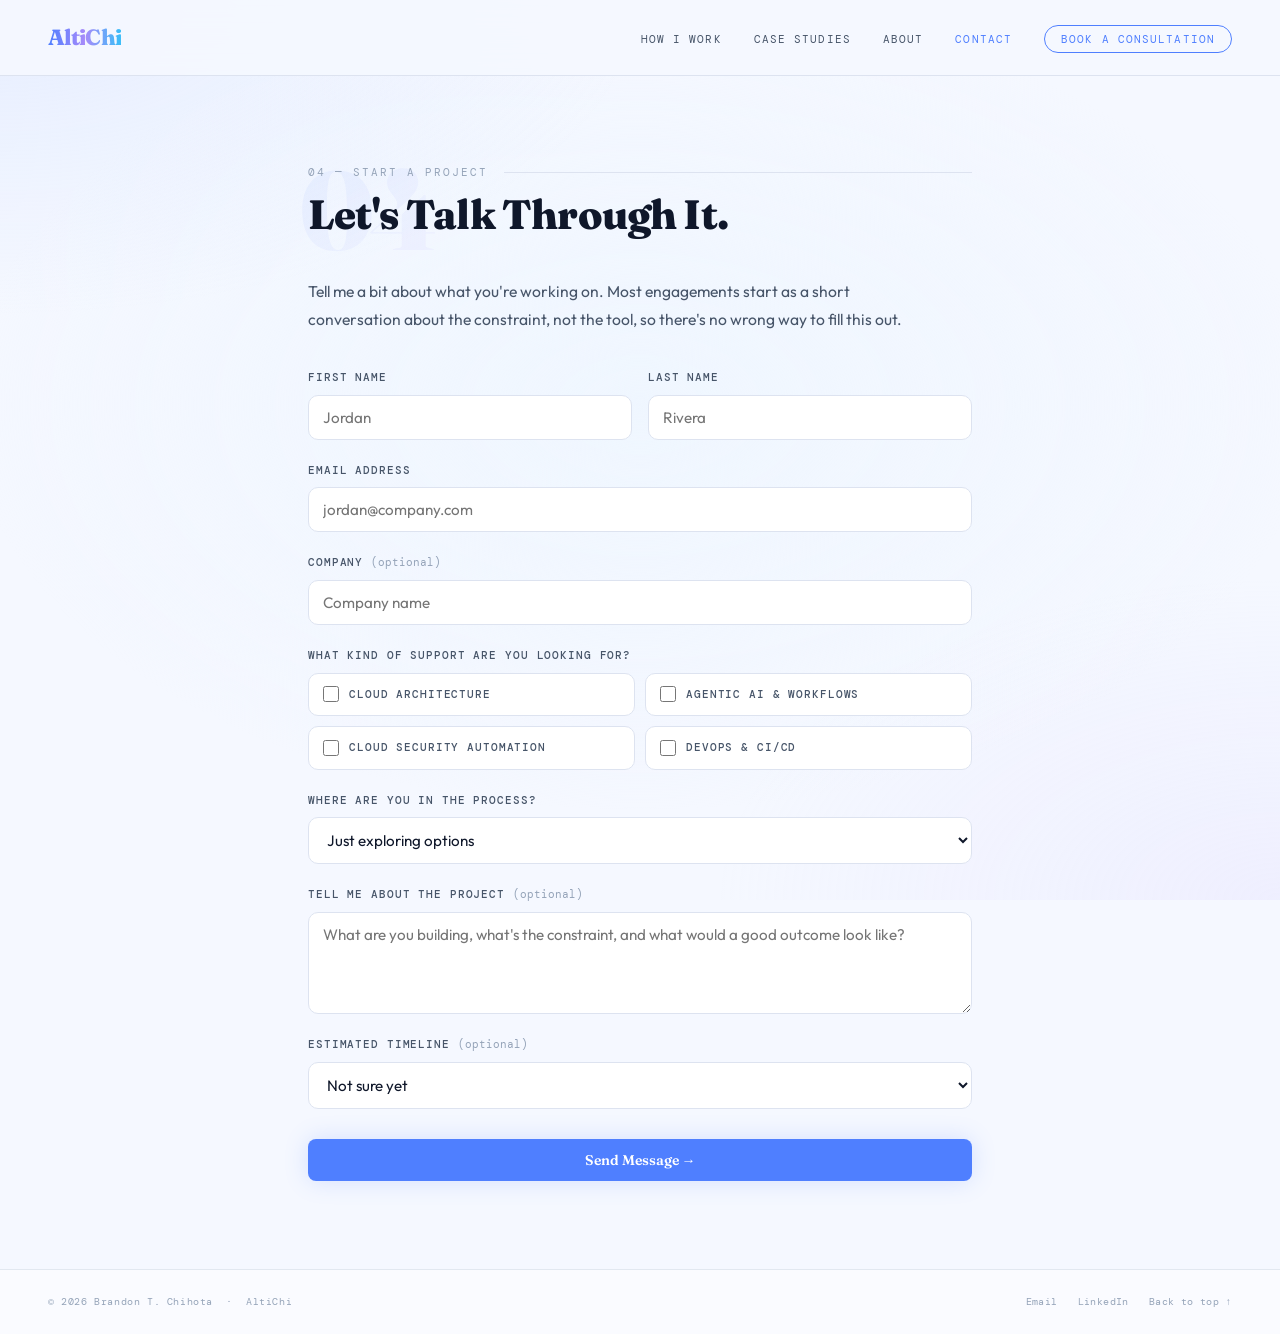
<file: contact.html>
<!DOCTYPE html>
<html lang="en">
<head>
  <meta charset="UTF-8" />
  <meta name="viewport" content="width=device-width, initial-scale=1.0"/>
  <title>Contact — AltiChi | Brandon T. Chihota</title>
  <meta name="description" content="Start a conversation about your Cloud Architecture, Agentic AI, Cloud Security Automation, or DevOps project with AltiChi consulting."/>
  <meta name="author" content="Brandon T. Chihota"/>
  <meta name="robots" content="index, follow"/>
  <link rel="canonical" href="https://altichi.com/contact.html"/>
  <meta property="og:type" content="website"/>
  <meta property="og:url" content="https://altichi.com/contact.html"/>
  <meta property="og:title" content="Contact — AltiChi | Brandon T. Chihota"/>
  <meta property="og:description" content="Start a conversation about your Cloud Architecture, Agentic AI, Cloud Security Automation, or DevOps project with AltiChi consulting."/>
  <meta property="og:image" content="https://altichi.com/assets/headshot.png"/>
  <meta property="og:site_name" content="AltiChi"/>
  <meta property="og:locale" content="en_CA"/>
  <meta name="twitter:card" content="summary_large_image"/>
  <meta name="twitter:url" content="https://altichi.com/contact.html"/>
  <meta name="twitter:title" content="Contact — AltiChi | Brandon T. Chihota"/>
  <meta name="twitter:description" content="Start a conversation about your Cloud Architecture, Agentic AI, Cloud Security Automation, or DevOps project with AltiChi consulting."/>
  <meta name="twitter:image" content="https://altichi.com/assets/headshot.png"/>
  <link rel="icon" type="image/x-icon" href="/assets/favicon.ico"/>
  <link rel="icon" href="data:image/svg+xml,<svg xmlns='http://www.w3.org/2000/svg' viewBox='0 0 100 100'><text y='.9em' font-size='90'>&#9889;</text></svg>"/>
  <link rel="apple-touch-icon" href="/assets/apple-touch-icon.png"/>
  <link rel="preconnect" href="https://fonts.googleapis.com"/>
  <link rel="preconnect" href="https://fonts.gstatic.com" crossorigin/>
  <link href="https://fonts.googleapis.com/css2?family=Fraunces:opsz,wght@9..144,300..900&family=DM+Mono:wght@300;400;500&family=Outfit:wght@300;400;500;600&display=swap" rel="stylesheet"/>
  <link rel="stylesheet" href="/assets/styles.css?v=2"/>
</head>
<body>

<div id="nav-placeholder"></div>

<main>
  <div class="content-section" style="max-width:760px;">
    <div class="section-header">
      <div class="section-stamp">04</div>
      <div class="section-label">04 — Start a Project</div>
      <h2 class="section-heading">Let's Talk Through It.</h2>
    </div>
    <p style="color:var(--text-secondary); font-size:.98rem; line-height:1.8; max-width:60ch; margin-bottom:36px;">Tell me a bit about what you're working on. Most engagements start as a short conversation about the constraint, not the tool, so there's no wrong way to fill this out.</p>

    <form class="contact-form" onsubmit="return false;">
      <div class="form-row">
        <div class="form-field">
          <label for="cf-fname">First Name</label>
          <input id="cf-fname" type="text" placeholder="Jordan">
        </div>
        <div class="form-field">
          <label for="cf-lname">Last Name</label>
          <input id="cf-lname" type="text" placeholder="Rivera">
        </div>
      </div>

      <div class="form-field">
        <label for="cf-email">Email Address</label>
        <input id="cf-email" type="email" placeholder="jordan@company.com">
      </div>

      <div class="form-field">
        <label for="cf-company">Company <span class="optional">(optional)</span></label>
        <input id="cf-company" type="text" placeholder="Company name">
      </div>

      <div class="form-field">
        <label id="cf-service-label">What kind of support are you looking for?</label>
        <div class="service-check-grid" role="group" aria-labelledby="cf-service-label">
          <label class="service-check blue"><input type="checkbox"><span>Cloud Architecture</span></label>
          <label class="service-check violet"><input type="checkbox"><span>Agentic AI &amp; Workflows</span></label>
          <label class="service-check cyan"><input type="checkbox"><span>Cloud Security Automation</span></label>
          <label class="service-check indigo"><input type="checkbox"><span>DevOps &amp; CI/CD</span></label>
        </div>
      </div>

      <div class="form-field">
        <label for="cf-stage">Where are you in the process?</label>
        <select id="cf-stage">
          <option>Just exploring options</option>
          <option>Have a defined project, need a partner</option>
          <option>Mid-project, need additional support</option>
          <option>Ongoing / retainer-style support</option>
        </select>
      </div>

      <div class="form-field">
        <label for="cf-details">Tell me about the project <span class="optional">(optional)</span></label>
        <textarea id="cf-details" rows="4" placeholder="What are you building, what's the constraint, and what would a good outcome look like?"></textarea>
      </div>

      <div class="form-field">
        <label for="cf-timeline">Estimated Timeline <span class="optional">(optional)</span></label>
        <select id="cf-timeline">
          <option>Not sure yet</option>
          <option>Within 1 month</option>
          <option>1 to 3 months</option>
          <option>3+ months</option>
        </select>
      </div>

      <button type="submit" class="btn btn-primary" style="margin-top:8px;">Send Message →</button>
    </form>
  </div>

</main>

<div id="footer-placeholder"></div>

<div id="ac-modal-overlay" onclick="acCloseModal()" style="display:none;position:fixed;inset:0;background:rgba(15,23,42,0.55);backdrop-filter:blur(6px);z-index:99999;align-items:center;justify-content:center;padding:24px;">
  <div id="ac-modal-box" onclick="event.stopPropagation()" style="background:#fff;border-radius:16px;padding:32px 28px 28px;max-width:440px;width:100%;box-shadow:0 24px 64px rgba(0,0,0,0.18);position:relative;max-height:82vh;overflow-y:auto;">
    <button onclick="acCloseModal()" style="position:absolute;top:14px;right:14px;width:32px;height:32px;border-radius:50%;background:#F1F5F9;border:none;font-size:16px;cursor:pointer;color:#64748B;display:flex;align-items:center;justify-content:center;" onmouseover="this.style.background='#E2E8F0'" onmouseout="this.style.background='#F1F5F9'">&#x2715;</button>
    <div id="ac-modal-content"></div>
  </div>
</div>

<script src="/assets/main.js?v=2"></script>
</body>
</html>
</file>
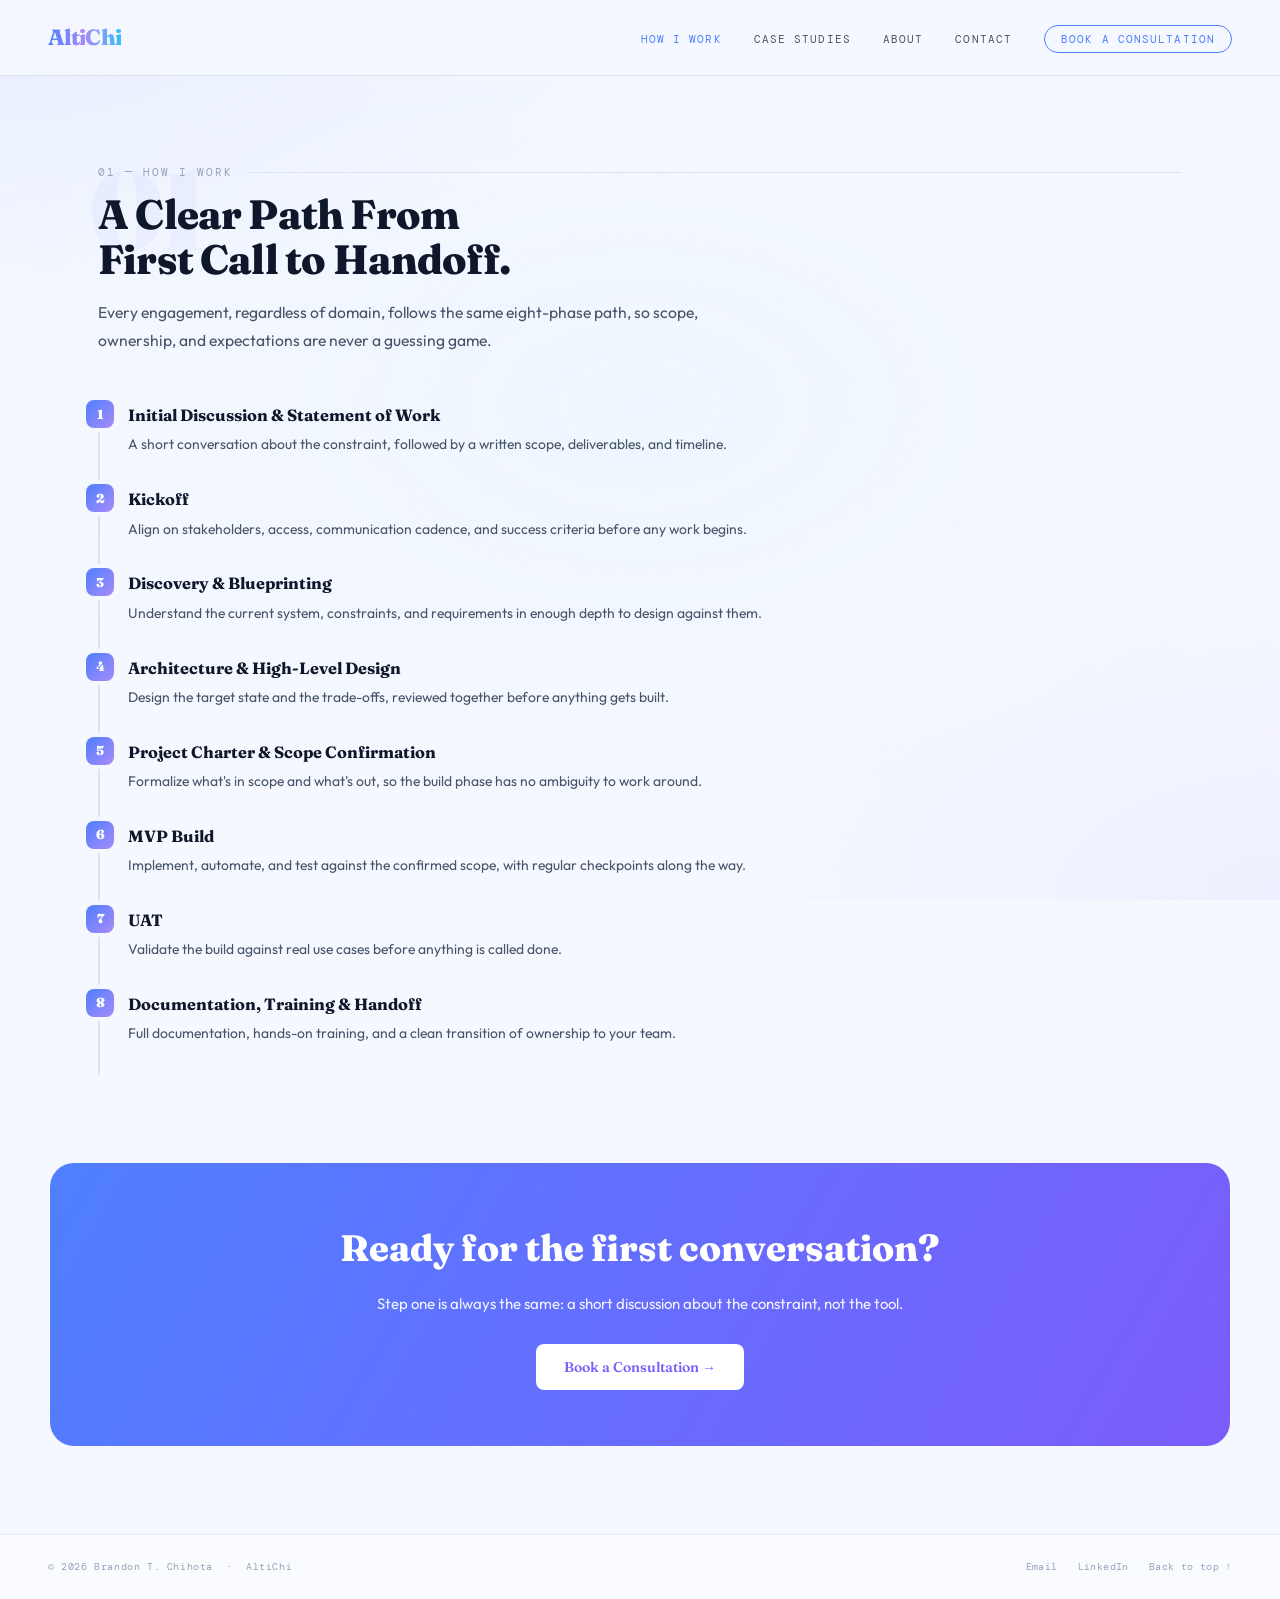
<file: services.html>
<!DOCTYPE html>
<html lang="en">
<head>
  <meta charset="UTF-8" />
  <meta name="viewport" content="width=device-width, initial-scale=1.0"/>
  <title>How I Work — AltiChi | Brandon T. Chihota</title>
  <meta name="description" content="The eight-phase engagement methodology behind every AltiChi consulting project, from initial discussion through documentation, training, and handoff."/>
  <meta name="author" content="Brandon T. Chihota"/>
  <meta name="robots" content="index, follow"/>
  <link rel="canonical" href="https://altichi.com/services.html"/>
  <meta property="og:type" content="website"/>
  <meta property="og:url" content="https://altichi.com/services.html"/>
  <meta property="og:title" content="How I Work — AltiChi | Brandon T. Chihota"/>
  <meta property="og:description" content="The eight-phase engagement methodology behind every AltiChi consulting project, from initial discussion through documentation, training, and handoff."/>
  <meta property="og:image" content="https://altichi.com/assets/headshot.png"/>
  <meta property="og:site_name" content="AltiChi"/>
  <meta property="og:locale" content="en_CA"/>
  <meta name="twitter:card" content="summary_large_image"/>
  <meta name="twitter:url" content="https://altichi.com/services.html"/>
  <meta name="twitter:title" content="How I Work — AltiChi | Brandon T. Chihota"/>
  <meta name="twitter:description" content="The eight-phase engagement methodology behind every AltiChi consulting project, from initial discussion through documentation, training, and handoff."/>
  <meta name="twitter:image" content="https://altichi.com/assets/headshot.png"/>
  <link rel="icon" type="image/x-icon" href="/assets/favicon.ico"/>
  <link rel="icon" href="data:image/svg+xml,<svg xmlns='http://www.w3.org/2000/svg' viewBox='0 0 100 100'><text y='.9em' font-size='90'>&#9889;</text></svg>"/>
  <link rel="apple-touch-icon" href="/assets/apple-touch-icon.png"/>
  <link rel="preconnect" href="https://fonts.googleapis.com"/>
  <link rel="preconnect" href="https://fonts.gstatic.com" crossorigin/>
  <link href="https://fonts.googleapis.com/css2?family=Fraunces:opsz,wght@9..144,300..900&family=DM+Mono:wght@300;400;500&family=Outfit:wght@300;400;500;600&display=swap" rel="stylesheet"/>
  <link rel="stylesheet" href="/assets/styles.css?v=2"/>
</head>
<body>

<div id="nav-placeholder"></div>

<main>
  <div class="content-section">
    <div class="section-header">
      <div class="section-stamp">01</div>
      <div class="section-label">01 — How I Work</div>
      <h2 class="section-heading">A Clear Path From<br>First Call to Handoff.</h2>
      <p style="color:var(--text-secondary); font-size:.98rem; max-width:60ch; margin-top:16px; line-height:1.8;">Every engagement, regardless of domain, follows the same eight-phase path, so scope, ownership, and expectations are never a guessing game.</p>
    </div>

    <div class="phase-timeline" style="margin-top:48px;">
      <div class="phase-item">
        <div class="phase-num">1</div>
        <div class="phase-body"><h4>Initial Discussion &amp; Statement of Work</h4><p>A short conversation about the constraint, followed by a written scope, deliverables, and timeline.</p></div>
      </div>
      <div class="phase-item">
        <div class="phase-num">2</div>
        <div class="phase-body"><h4>Kickoff</h4><p>Align on stakeholders, access, communication cadence, and success criteria before any work begins.</p></div>
      </div>
      <div class="phase-item">
        <div class="phase-num">3</div>
        <div class="phase-body"><h4>Discovery &amp; Blueprinting</h4><p>Understand the current system, constraints, and requirements in enough depth to design against them.</p></div>
      </div>
      <div class="phase-item">
        <div class="phase-num">4</div>
        <div class="phase-body"><h4>Architecture &amp; High-Level Design</h4><p>Design the target state and the trade-offs, reviewed together before anything gets built.</p></div>
      </div>
      <div class="phase-item">
        <div class="phase-num">5</div>
        <div class="phase-body"><h4>Project Charter &amp; Scope Confirmation</h4><p>Formalize what's in scope and what's out, so the build phase has no ambiguity to work around.</p></div>
      </div>
      <div class="phase-item">
        <div class="phase-num">6</div>
        <div class="phase-body"><h4>MVP Build</h4><p>Implement, automate, and test against the confirmed scope, with regular checkpoints along the way.</p></div>
      </div>
      <div class="phase-item">
        <div class="phase-num">7</div>
        <div class="phase-body"><h4>UAT</h4><p>Validate the build against real use cases before anything is called done.</p></div>
      </div>
      <div class="phase-item">
        <div class="phase-num">8</div>
        <div class="phase-body"><h4>Documentation, Training &amp; Handoff</h4><p>Full documentation, hands-on training, and a clean transition of ownership to your team.</p></div>
      </div>
    </div>
  </div>
  <div class="cta-band">
    <h2>Ready for the first conversation?</h2>
    <p>Step one is always the same: a short discussion about the constraint, not the tool.</p>
    <a class="btn btn-primary" href="/contact.html">Book a Consultation →</a>
  </div>

</main>

<div id="footer-placeholder"></div>

<div id="ac-modal-overlay" onclick="acCloseModal()" style="display:none;position:fixed;inset:0;background:rgba(15,23,42,0.55);backdrop-filter:blur(6px);z-index:99999;align-items:center;justify-content:center;padding:24px;">
  <div id="ac-modal-box" onclick="event.stopPropagation()" style="background:#fff;border-radius:16px;padding:32px 28px 28px;max-width:440px;width:100%;box-shadow:0 24px 64px rgba(0,0,0,0.18);position:relative;max-height:82vh;overflow-y:auto;">
    <button onclick="acCloseModal()" style="position:absolute;top:14px;right:14px;width:32px;height:32px;border-radius:50%;background:#F1F5F9;border:none;font-size:16px;cursor:pointer;color:#64748B;display:flex;align-items:center;justify-content:center;" onmouseover="this.style.background='#E2E8F0'" onmouseout="this.style.background='#F1F5F9'">&#x2715;</button>
    <div id="ac-modal-content"></div>
  </div>
</div>

<script src="/assets/main.js?v=2"></script>
</body>
</html>
</file>
<file: assets/styles.css>
:root {
    --primary:      #4F7FFF;
    --primary-glow: #4F7FFF33;
    --accent:       #7C5CFC;
    --accent-soft:  #A78BFA;
    --highlight:    #38BDF8;
    --font-display: 'Fraunces', serif;
    --font-mono:    'DM Mono', monospace;
    --font-body:    'Outfit', sans-serif;
  }
  body {
    --bg-base:#F5F8FF; --bg-surface:#FFFFFF; --bg-card:#FFFFFF; --border:#DDE3F0;
    --text-primary:#0F172A; --text-secondary:#475569; --text-muted:#94A3B8;
    --nav-bg:#F5F8FFee; --shadow:0 2px 20px #4F7FFF12;
  }
  * { box-sizing: border-box; margin: 0; padding: 0; }
  html { scroll-behavior: smooth; }
  @media (prefers-reduced-motion: reduce) {
    html { scroll-behavior: auto; }
    *, *::before, *::after { animation-duration: 0.01ms !important; transition-duration: 0.01ms !important; }
  }
  body { background: var(--bg-base); color: var(--text-primary); font-family: var(--font-body); line-height: 1.6; overflow-x: hidden; font-size: clamp(15px, 1.1vw, 18px); }
  body::before {
    content: ''; position: fixed; inset: 0;
    background:
      radial-gradient(ellipse 100% 70% at 0% 0%,   #C7D9FF50 0%, transparent 50%),
      radial-gradient(ellipse 80%  65% at 100% 100%,#DDD6FE40 0%, transparent 55%),
      radial-gradient(ellipse 70%  60% at 50%  45%, #EFF6FF   0%, transparent 75%);
    pointer-events: none; z-index: -1;
  }

  /* NAV */
  nav { position: sticky; top: 0; z-index: 100; display: flex; justify-content: space-between; align-items: center; padding: 20px 48px; background: var(--nav-bg); backdrop-filter: blur(16px); border-bottom: 1px solid var(--border); }
  .nav-hamburger { display: none; flex-direction: column; gap: 5px; background: none; border: none; cursor: pointer; padding: 6px; }
  .nav-hamburger span { width: 22px; height: 2px; background: var(--text-primary); border-radius: 2px; }
  .nav-drawer { display: none; position: fixed; top: 68px; left: 0; right: 0; background: #fff; border-bottom: 1px solid var(--border); z-index: 99; padding: 8px 20px 20px; box-shadow: 0 12px 24px rgba(15,23,42,.08); }
  .nav-drawer.open { display: flex; flex-direction: column; gap: 2px; }
  .nav-drawer a { font-family: var(--font-mono); font-size: 12px; letter-spacing: .08em; text-transform: uppercase; text-decoration: none; color: var(--text-secondary); padding: 14px 4px; border-bottom: 1px solid var(--border); cursor: pointer; }
  .nav-drawer a:last-child { border-bottom: none; }
  .nav-drawer .drawer-pill { margin-top: 8px; text-align: center; padding: 12px; border-radius: 8px; border: 1px solid var(--primary) !important; color: var(--primary) !important; }
  @media (max-width: 720px) {
    nav { padding: 16px 20px; }
    .nav-links { display: none; }
    .nav-hamburger { display: flex; }
  }
  @media (max-width: 600px) {
    .content-section { padding: 56px 20px; }
    .hero { padding: 80px 20px 48px !important; }
    .section-heading { font-size: clamp(1.7rem, 7vw, 2.2rem); }
    .form-row { grid-template-columns: 1fr; }
    .service-check-grid { grid-template-columns: 1fr; }
  }
  .nav-logo { font-family: var(--font-display); font-weight: 800; font-size: 22px; letter-spacing: -.03em; text-decoration: none; cursor: pointer; }
  .nav-logo .alti { background: linear-gradient(90deg, var(--primary), var(--accent-soft)); -webkit-background-clip: text; -webkit-text-fill-color: transparent; background-clip: text; }
  .nav-logo .chi { background: linear-gradient(90deg, var(--accent-soft), var(--highlight)); -webkit-background-clip: text; -webkit-text-fill-color: transparent; background-clip: text; }
  .nav-links { display: flex; gap: 32px; list-style: none; align-items: center; }
  .nav-links a { font-family: var(--font-mono); font-size: 11px; letter-spacing: .1em; text-transform: uppercase; text-decoration: none; color: var(--text-secondary); cursor: pointer; }
  .nav-links a:hover, .nav-links a.active { color: var(--primary); }
  .nav-pill { padding: 6px 16px; border-radius: 100px; border: 1px solid var(--primary); color: var(--primary) !important; }
  .nav-pill:hover { background: var(--primary-glow); }

  /* HERO */
  .hero { display: grid; grid-template-columns: 1.1fr .9fr; gap: 48px; align-items: center; padding: 90px 48px 60px; min-height: 88vh; }
  .hero-eyebrow { font-family: var(--font-mono); font-size: 12px; letter-spacing: .2em; text-transform: uppercase; color: var(--primary); margin-bottom: 20px; display: flex; align-items: center; gap: 12px; }
  .hero-name { font-family: var(--font-display); font-size: clamp(2.6rem, 5vw, 4.8rem); font-weight: 800; line-height: 1.02; letter-spacing: -.03em; margin-bottom: 18px; }
  .hero-name .l1 { background: linear-gradient(120deg, #0F172A 30%, var(--accent) 100%); -webkit-background-clip: text; -webkit-text-fill-color: transparent; background-clip: text; }
  .hero-subtitle { display: inline-flex; align-items: center; gap: 14px; margin-bottom: 24px; padding: 12px 18px; background: #FAFBFF; border: 1px solid var(--border); border-left: 3px solid var(--primary); border-radius: 10px; }
  .hero-subtitle-prefix { font-family: var(--font-mono); font-size: 9px; font-weight:500; letter-spacing: .14em; text-transform: uppercase; color: var(--primary); }
  .hero-subtitle-val { font-size: .95rem; font-weight: 600; color: #0F172A; }
  .spec-highlight { display: inline-block; white-space: nowrap; transition: opacity .3s ease, transform .3s ease; position: relative; }
  .spec-highlight::after { content: ""; position: absolute; left: 0; bottom: -2px; width: 100%; height: 2px; border-radius: 2px; background: linear-gradient(90deg, var(--primary), var(--accent-soft)); transform-origin: left; transform: scaleX(1); transition: transform .3s ease; }
  .spec-highlight.swapping { opacity: 0; transform: translateX(6px); }
  .spec-highlight.swapping::after { transform: scaleX(0); }
  .hero-bio { font-size: clamp(1rem, 1.1vw, 1.1rem); color: var(--text-secondary); max-width: 56ch; margin-bottom: 32px; line-height: 1.85; }
  .hero-bio strong { color: var(--text-primary); font-weight: 500; }
  .hero-btns { display: flex; gap: 14px; flex-wrap: wrap; margin-bottom: 36px; }
  .btn { font-family: var(--font-display); font-size: 14px; font-weight: 600; padding: 12px 28px; border-radius: 8px; border: none; cursor: pointer; text-decoration: none; display: inline-block; }
  .btn-primary { background: var(--primary); color: #fff; box-shadow: 0 0 24px var(--primary-glow); }
  .btn-ghost { background: transparent; color: var(--accent); border: 1px solid var(--accent); }
  .hero-tech-grid { display: grid; grid-template-columns: repeat(4, 1fr); gap: 8px; max-width: 460px; }
  .hero-tech-stat { background: #F8FAFF; border: 1px solid var(--border); border-radius: 10px; padding: 12px 8px; text-align: center; }
  .hero-tech-val { font-family: var(--font-display); font-weight: 800; font-size: 1.2rem; background: linear-gradient(120deg, var(--primary), var(--accent-soft)); -webkit-background-clip: text; -webkit-text-fill-color: transparent; background-clip: text; }
  .hero-tech-label { font-family: var(--font-mono); font-size: 8.5px; font-weight:500; color: #94A3B8; letter-spacing: .08em; text-transform: uppercase; margin-top: 4px; }
  .hero-photo-inline { display: inline-flex; align-items: center; flex-shrink: 0; position: relative; vertical-align: middle; margin-left: 14px; }
  .hero-photo-dot { position: absolute; bottom: 2px; right: 2px; background: #10B981; width: 13px; height: 13px; border-radius: 50%; border: 2px solid white; box-shadow: 0 0 8px #10B98155; display: block; }
  @media (max-width: 900px) { .hero { grid-template-columns: 1fr; } .hero-right { display: none; } }

  /* CONTENT SECTIONS */
  .content-section { padding: 88px 48px; max-width: 1180px; margin: 0 auto; position: relative; }
  .section-header { position: relative; margin-bottom: 40px; }
  .section-stamp { font-family: var(--font-display); font-weight: 900; font-size: clamp(4rem, 12vw, 7rem); line-height: 1; letter-spacing: -.04em; background: linear-gradient(135deg, var(--primary), var(--accent-soft)); -webkit-background-clip: text; -webkit-text-fill-color: transparent; background-clip: text; opacity: .06; position: absolute; top: -10px; left: -8px; pointer-events: none; }
  .section-label { font-family: var(--font-mono); font-size: 11px; letter-spacing: .18em; text-transform: uppercase; color: var(--text-muted); margin-bottom: 10px; display: flex; align-items: center; gap: 16px; position: relative; }
  .section-label::after { content: ''; flex: 1; height: 1px; background: var(--border); }
  .section-heading { font-family: var(--font-display); font-weight: 800; letter-spacing: -.02em; font-size: clamp(2rem, 3.2vw, 2.9rem); line-height: 1.1; position: relative; }

  /* SKILL/SERVICE CARDS — matches real .skill-card exactly */
  .skills-grid { display: grid; grid-template-columns: repeat(auto-fill, minmax(260px, 1fr)); gap: 16px; margin-top: 40px; }
  .skill-card { background: #fff; border: 1.5px solid #93C5FD; border-radius: 12px; padding: 28px; position: relative; overflow: hidden; box-shadow: 0 0 0 3px #DBEAFE, 0 6px 24px #2563EB10; }
  .skill-card::before { content: ''; position: absolute; top: 0; left: 0; right: 0; height: 3px; }
  .skill-card.blue { border-color: #93C5FD; box-shadow: 0 0 0 3px #DBEAFE, 0 6px 24px #2563EB10; }
  .skill-card.blue::before { background: linear-gradient(90deg,#2563EB,#60A5FA); }
  .skill-card.violet { border-color: #C4B5FD; box-shadow: 0 0 0 3px #F5F3FF, 0 6px 24px #7C3AED12; }
  .skill-card.violet::before { background: linear-gradient(90deg,#7C3AED,#C084FC); }
  .skill-card.cyan { border-color: #67E8F9; box-shadow: 0 0 0 3px #ECFEFF, 0 6px 24px #0891B210; }
  .skill-card.cyan::before { background: linear-gradient(90deg,#0891B2,#67E8F9); }
  .skill-card.indigo { border-color: #A5B4FC; box-shadow: 0 0 0 3px #EEF2FF, 0 6px 24px #4F46E512; }
  .skill-card.indigo::before { background: linear-gradient(90deg,#4F46E5,#A5B4FC); }
  .skill-card:hover { transform: translateY(-3px); }
  .skill-icon { margin-bottom: 18px; display: block; }
  .skill-title { font-family: var(--font-display); font-size: 1.05rem; font-weight: 700; margin-bottom: 10px; }
  .skill-desc { font-size: .9rem; color: var(--text-secondary); line-height: 1.7; margin-bottom: 12px; }
  .skill-tags { display: flex; flex-wrap: wrap; gap: 6px; }

  /* REAL TAG SYSTEM */
  .tag { font-family: var(--font-body); font-size: 11px; font-weight: 500; padding: 4px 10px; border-radius: 6px; letter-spacing: .01em; display: inline-flex; align-items: center; gap: 5px; }
  .tag::before { content: ''; width: 5px; height: 5px; border-radius: 50%; flex-shrink: 0; }
  .tag-blue { background: #EFF6FF; color: #1D4ED8; border: 1px solid #BFDBFE; } .tag-blue::before { background: #2563EB; }
  .tag-violet { background: #F5F3FF; color: #6D28D9; border: 1px solid #DDD6FE; } .tag-violet::before { background: #7C3AED; }
  .tag-cyan { background: #ECFEFF; color: #0E7490; border: 1px solid #A5F3FC; } .tag-cyan::before { background: #0891B2; }
  .tag-indigo { background: #EEF2FF; color: #4338CA; border: 1px solid #A5B4FC; } .tag-indigo::before { background: #4F46E5; }

  /* ENGAGEMENT PATH */
  .path { display: flex; justify-content: space-between; margin-top: 48px; flex-wrap: wrap; gap: 20px; }
  .path-step { flex: 1; min-width: 150px; }
  .path-num { font-family: var(--font-display); font-size: 14px; font-weight: 900; width: 32px; height: 32px; border-radius: 8px; display: flex; align-items: center; justify-content: center; background: linear-gradient(135deg, var(--primary), var(--accent-soft)); color: #fff; margin-bottom: 12px; }
  .path-step h4 { font-family: var(--font-display); font-size: 1rem; font-weight: 700; margin-bottom: 6px; }
  .path-step p { font-size: .85rem; color: var(--text-secondary); }

  /* PROJECT / CASE STUDY CARD — matches real .project-card.featured */
  .projects-grid { display: grid; gap: 16px; margin-top: 40px; }
  .project-card { background: #fff; border: 1px solid var(--border); border-radius: 16px; padding: 32px; box-shadow: var(--shadow); position: relative; }
  .project-card.featured { display: grid; grid-template-columns: 1.2fr 1fr; gap: 40px; align-items: start; }
  @media (max-width: 700px) { .project-card.featured { grid-template-columns: 1fr; } }
  .project-num { font-family: var(--font-mono); font-size: 10px; letter-spacing: .12em; margin-bottom: 14px; display: inline-flex; align-items: center; gap: 8px; font-weight:500; text-transform: uppercase; color: #1D4ED8; }
  .project-num::before { content: attr(data-n); font-family: var(--font-display); font-size: 13px; font-weight: 900; width: 28px; height: 28px; border-radius: 7px; display: flex; align-items: center; justify-content: center; background: linear-gradient(135deg, var(--primary), var(--accent-soft)); color: #fff; }
  .project-title { font-family: var(--font-display); font-size: 1.35rem; font-weight: 700; margin-bottom: 14px; line-height: 1.25; }
  .problem-callout { display: flex; align-items: flex-start; gap: 8px; margin-bottom: 14px; padding: 10px 12px; background: #2563EB08; border-left: 3px solid #2563EB; border-radius: 0 6px 6px 0; }
  .problem-callout .lbl { font-family: var(--font-mono); font-size: 9px; font-weight:500; letter-spacing: .1em; text-transform: uppercase; color: #2563EB; white-space: nowrap; padding-top: 1px; }
  .problem-callout .txt { font-size: .82rem; color: #475569; line-height: 1.5; font-style: italic; }
  .project-desc { font-size: clamp(.9rem,1vw,1rem); color: var(--text-secondary); line-height: 1.85; margin-bottom: 20px; }
  .project-tags { display: flex; flex-wrap: wrap; gap: 8px; margin-top: 20px; }
  .proj-metrics { background: var(--bg-surface); border: 1px solid var(--border); border-radius: 16px; padding: 28px; display: flex; flex-direction: column; gap: 20px; }
  .proj-metrics.blue   { background: #EFF6FF; border-color: #BFDBFE; }
  .proj-metrics.violet { background: #F5F3FF; border-color: #DDD6FE; }
  .proj-metrics.cyan   { background: #ECFEFF; border-color: #A5F3FC; }
  .metric-bar-wrap { width: 100%; height: 5px; background: rgba(15,23,42,.08); border-radius: 3px; overflow: hidden; margin-top: 6px; }
  .metric-bar-fill { height: 100%; border-radius: 3px; animation: growBar 1s cubic-bezier(.16,1,.3,1) both; }
  @keyframes growBar { from { width: 0; } }
  .support-metric .metric-bar-wrap { margin-top: 8px; }
  .proj-metric-val { font-family: var(--font-display); font-size: 1.5rem; font-weight: 800; }
  .proj-metric-tag { font-family: var(--font-mono); font-size: 10px; letter-spacing: .1em; text-transform: uppercase; color: var(--text-muted); }

  .cs-index-grid { display: grid; grid-template-columns: repeat(auto-fill, minmax(280px,1fr)); gap: 16px; margin: 32px 0; }
  .cs-index-card { background: #fff; border: 1px solid var(--border); border-radius: 14px; padding: 22px; box-shadow: var(--shadow); cursor: pointer; transition: border-color .2s, transform .2s; }
  .cs-index-card:hover { border-color: var(--primary); transform: translateY(-2px); }
  .cs-index-card .tag-row { display: flex; gap: 6px; margin-bottom: 12px; flex-wrap: wrap; }
  .cs-index-card h4 { font-family: var(--font-display); font-size: 1.02rem; font-weight: 700; margin-bottom: 8px; }
  .cs-index-card p { font-size: .85rem; color: var(--text-secondary); line-height: 1.6; }

  /* Supporting case-study card — real skill-card top-accent language, full weight content */
  .support-grid { display: grid; grid-template-columns: repeat(auto-fit, minmax(300px, 1fr)); gap: 16px; margin: 32px 0; }
  .support-card { background: #fff; border: 1px solid var(--border); border-radius: 14px; padding: 26px; box-shadow: var(--shadow); position: relative; overflow: hidden; transition: transform .2s, box-shadow .2s; }
  .support-card::before { content: ''; position: absolute; top: 0; left: 0; right: 0; height: 3px; }
  .support-card.blue::before   { background: linear-gradient(90deg,#2563EB,#60A5FA); }
  .support-card.violet::before { background: linear-gradient(90deg,#7C3AED,#C084FC); }
  .support-card.cyan::before   { background: linear-gradient(90deg,#0891B2,#67E8F9); }
  .support-card:hover { transform: translateY(-3px); box-shadow: 0 10px 30px rgba(15,23,42,.08); }
  .support-card-tag-row { display: flex; gap: 6px; margin-bottom: 14px; flex-wrap: wrap; }
  .support-card-title { font-family: var(--font-display); font-size: 1.12rem; font-weight: 700; margin-bottom: 10px; line-height: 1.3; }
  .support-card-desc { font-size: .88rem; color: var(--text-secondary); line-height: 1.75; margin-bottom: 18px; }
  .support-card-metrics { display: flex; gap: 10px; border-top: 1px solid var(--border); padding-top: 14px; }
  .support-metric { flex: 1; }
  .support-metric-val { font-family: var(--font-display); font-weight: 800; font-size: 1.05rem; }
  .support-metric-label { font-family: var(--font-mono); font-size: 8.5px; font-weight:500; color: var(--text-muted); text-transform: uppercase; letter-spacing: .07em; margin-top: 2px; }
  .cs-index-card code, .project-desc code { font-family: var(--font-mono); font-size: .82em; background: #F1F5F9; padding: 1px 5px; border-radius: 4px; color: #334155; }
  .cluster-intro { max-width: 760px; margin-bottom: 8px; }
  .cluster-intro p { font-size: .95rem; color: var(--text-secondary); line-height: 1.8; }

  /* ABOUT */
  .about-body { max-width: 720px; }
  .about-body p { color: var(--text-secondary); font-size: .98rem; line-height: 1.85; margin-bottom: 18px; }
  .cert-row { display: flex; flex-wrap: wrap; gap: 8px; margin: 24px 0 8px; }
  .cert-badge { font-family: var(--font-body); font-size: 12px; font-weight: 500; padding: 5px 12px; border-radius: 6px; border: 1px solid #93C5FD; background: #EFF6FF; color: #1D4ED8; display: inline-flex; align-items: center; gap: 5px; }
  .cert-badge::before { content:''; width: 5px; height: 5px; border-radius: 50%; background: #2563EB; }

  /* CTA */
  .cta-band { background: linear-gradient(120deg, var(--primary), var(--accent)); border-radius: 24px; padding: 56px 48px; text-align: center; color: #fff; max-width: 1180px; margin: 0 auto 88px; }
  .cta-band h2 { font-family: var(--font-display); font-weight: 800; font-size: clamp(1.6rem, 3.5vw, 2.3rem); margin-bottom: 14px; }
  .cta-band p { opacity: .92; margin-bottom: 28px; }
  .cta-band .btn-primary { background: #fff; color: var(--accent); box-shadow: none; }

  /* Contact form — matches real design tokens */
  .contact-form { display: flex; flex-direction: column; gap: 22px; }
  .form-row { display: grid; grid-template-columns: 1fr 1fr; gap: 16px; }
  .form-field { display: flex; flex-direction: column; gap: 8px; }
  .form-field label { font-family: var(--font-mono); font-size: 11px; font-weight:500; letter-spacing: .08em; text-transform: uppercase; color: var(--text-secondary); }
  .form-field .optional { text-transform: none; font-weight: 400; color: var(--text-muted); letter-spacing: normal; }
  .form-field input, .form-field textarea, .form-field select {
    font-family: var(--font-body); font-size: .95rem; color: var(--text-primary);
    background: #fff; border: 1.5px solid var(--border); border-radius: 10px;
    padding: 12px 14px; outline: none; transition: border-color .2s, box-shadow .2s;
  }
  .form-field input:focus, .form-field textarea:focus, .form-field select:focus {
    border-color: var(--primary); box-shadow: 0 0 0 3px var(--primary-glow);
  }
  .form-field textarea { resize: vertical; font-family: var(--font-body); }
  .service-check-grid { display: grid; grid-template-columns: repeat(auto-fit, minmax(220px,1fr)); gap: 10px; }
  .service-check {
    display: flex; align-items: center; gap: 10px; padding: 12px 14px;
    background: #fff; border: 1.5px solid var(--border); border-radius: 10px;
    font-size: .9rem; cursor: pointer; transition: border-color .2s;
  }
  .service-check input { accent-color: var(--primary); width: 16px; height: 16px; }
  .service-check.blue:has(input:checked)   { border-color: #93C5FD; background: #EFF6FF; }
  .service-check.violet:has(input:checked) { border-color: #C4B5FD; background: #F5F3FF; }
  .service-check.cyan:has(input:checked)   { border-color: #A5F3FC; background: #ECFEFF; }
  .service-check.indigo:has(input:checked) { border-color: #A5B4FC; background: #EEF2FF; }

  /* REAL bio-blog-card pattern */
  .hero-bio-card { display: flex; flex-direction: column; gap: 16px; }
  .bio-blog-card { background: #FFFFFF; border: 1px solid #E2E8F0; border-radius: 16px; padding: 24px 26px; display: flex; flex-direction: column; gap: 10px; box-shadow: var(--shadow); transition: border-color .2s, transform .2s, box-shadow .2s; }
  .bio-blog-card:hover { border-color: var(--primary); transform: translateY(-2px); box-shadow: 0 10px 36px var(--primary-glow); }
  .bio-blog-cat { font-family: var(--font-mono); font-size: 10px; text-transform: uppercase; letter-spacing: .16em; padding: 4px 12px; border-radius: 100px; display: inline-block; width: fit-content; }
  .bio-blog-title { font-family: var(--font-display); font-weight: 700; font-size: clamp(1rem,1.2vw,1.2rem); line-height: 1.25; }
  .bio-blog-body { font-size: clamp(.9rem,.95vw,1rem); color: var(--text-secondary); line-height: 1.8; }
  .bio-blog-body p { margin: 0; }
  .bio-stat { font-family: var(--font-display); font-weight: 800; background: linear-gradient(120deg,var(--primary),var(--accent-soft)); -webkit-background-clip: text; -webkit-text-fill-color: transparent; background-clip: text; }
  .bio-stat-violet { font-family: var(--font-display); font-weight: 800; background: linear-gradient(120deg,var(--accent-soft),var(--highlight)); -webkit-background-clip: text; -webkit-text-fill-color: transparent; background-clip: text; }
  .bio-stat-cyan { font-family: var(--font-display); font-weight: 800; background: linear-gradient(120deg,var(--highlight),var(--primary)); -webkit-background-clip: text; -webkit-text-fill-color: transparent; background-clip: text; }
  .bio-tech { display: inline-block; font-family: var(--font-mono); font-size: 11px; font-weight:500; padding: 1px 7px; border-radius: 4px; background: #EFF6FF; color: #1D4ED8; border: 1px solid #BFDBFE; }
  .bio-tech-blue { background: #ECFEFF; color: #0891B2; border-color: #A5F3FC; }
  .bio-tech-grid { display: grid; grid-template-columns: repeat(3,1fr); gap: 8px; margin-top: 6px; }
  .bio-tech-stat { background: #F8FAFF; border: 1px solid #E2E8F0; border-radius: 10px; padding: 12px 10px; text-align: center; }
  .bio-tech-stat-val { font-family: var(--font-display); font-weight: 800; font-size: 1.3rem; line-height: 1; }
  .bio-tech-stat-label { font-family: var(--font-mono); font-size: 9px; font-weight:500; color: #94A3B8; letter-spacing: .1em; text-transform: uppercase; margin-top: 5px; }

  /* Engagement methodology — expanded phase timeline, same visual language as tl-item */
  .phase-timeline { display: flex; flex-direction: column; gap: 0; margin-top: 32px; border-left: 2px solid var(--border); padding-left: 28px; max-width: 720px; }
  .phase-item { position: relative; padding-bottom: 30px; }
  .phase-num {
    position: absolute; left: -42px; top: -2px; width: 28px; height: 28px; border-radius: 8px;
    background: linear-gradient(135deg, var(--primary), var(--accent-soft)); color: #fff;
    font-family: var(--font-display); font-weight: 900; font-size: 13px;
    display: flex; align-items: center; justify-content: center;
    box-shadow: 0 0 0 4px var(--bg-base);
  }
  .phase-body h4 { font-family: var(--font-display); font-weight: 700; font-size: 1.02rem; margin-bottom: 5px; }
  .phase-body p { font-size: .87rem; color: var(--text-secondary); line-height: 1.65; }

  /* Mini experience timeline (About page) */
  .timeline-mini { display: flex; flex-direction: column; gap: 0; margin-top: 32px; border-left: 2px solid var(--border); padding-left: 24px; }
  .tl-item { position: relative; padding-bottom: 28px; }
  .tl-item::before { content:''; position: absolute; left: -30px; top: 4px; width: 10px; height: 10px; border-radius: 50%; background: var(--primary); box-shadow: 0 0 0 3px var(--primary-glow); }
  .tl-date { font-family: var(--font-mono); font-size: 11px; color: var(--primary); letter-spacing: .05em; margin-bottom: 4px; }
  .tl-role { font-family: var(--font-display); font-weight: 700; font-size: 1.02rem; }
  .tl-org { font-family: var(--font-mono); font-size: 11px; color: var(--text-muted); margin-top: 2px; }
</file>
